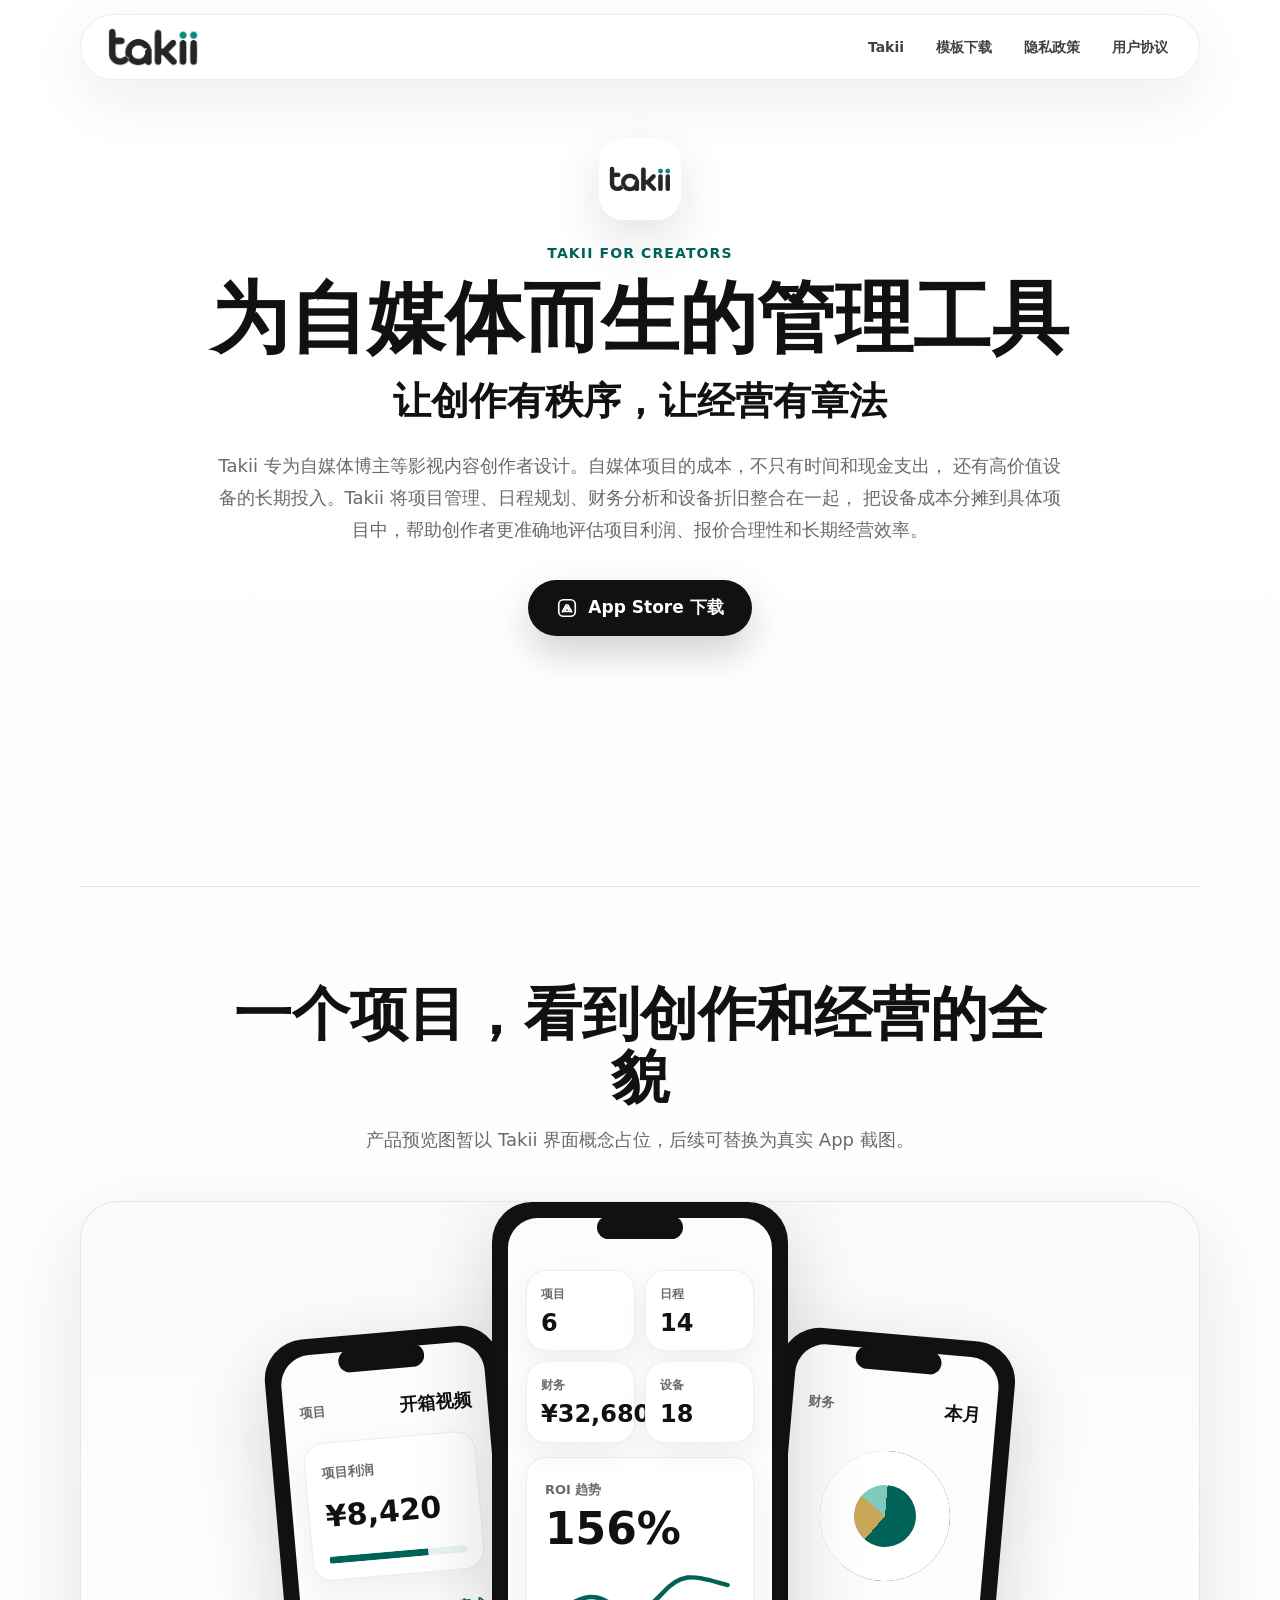
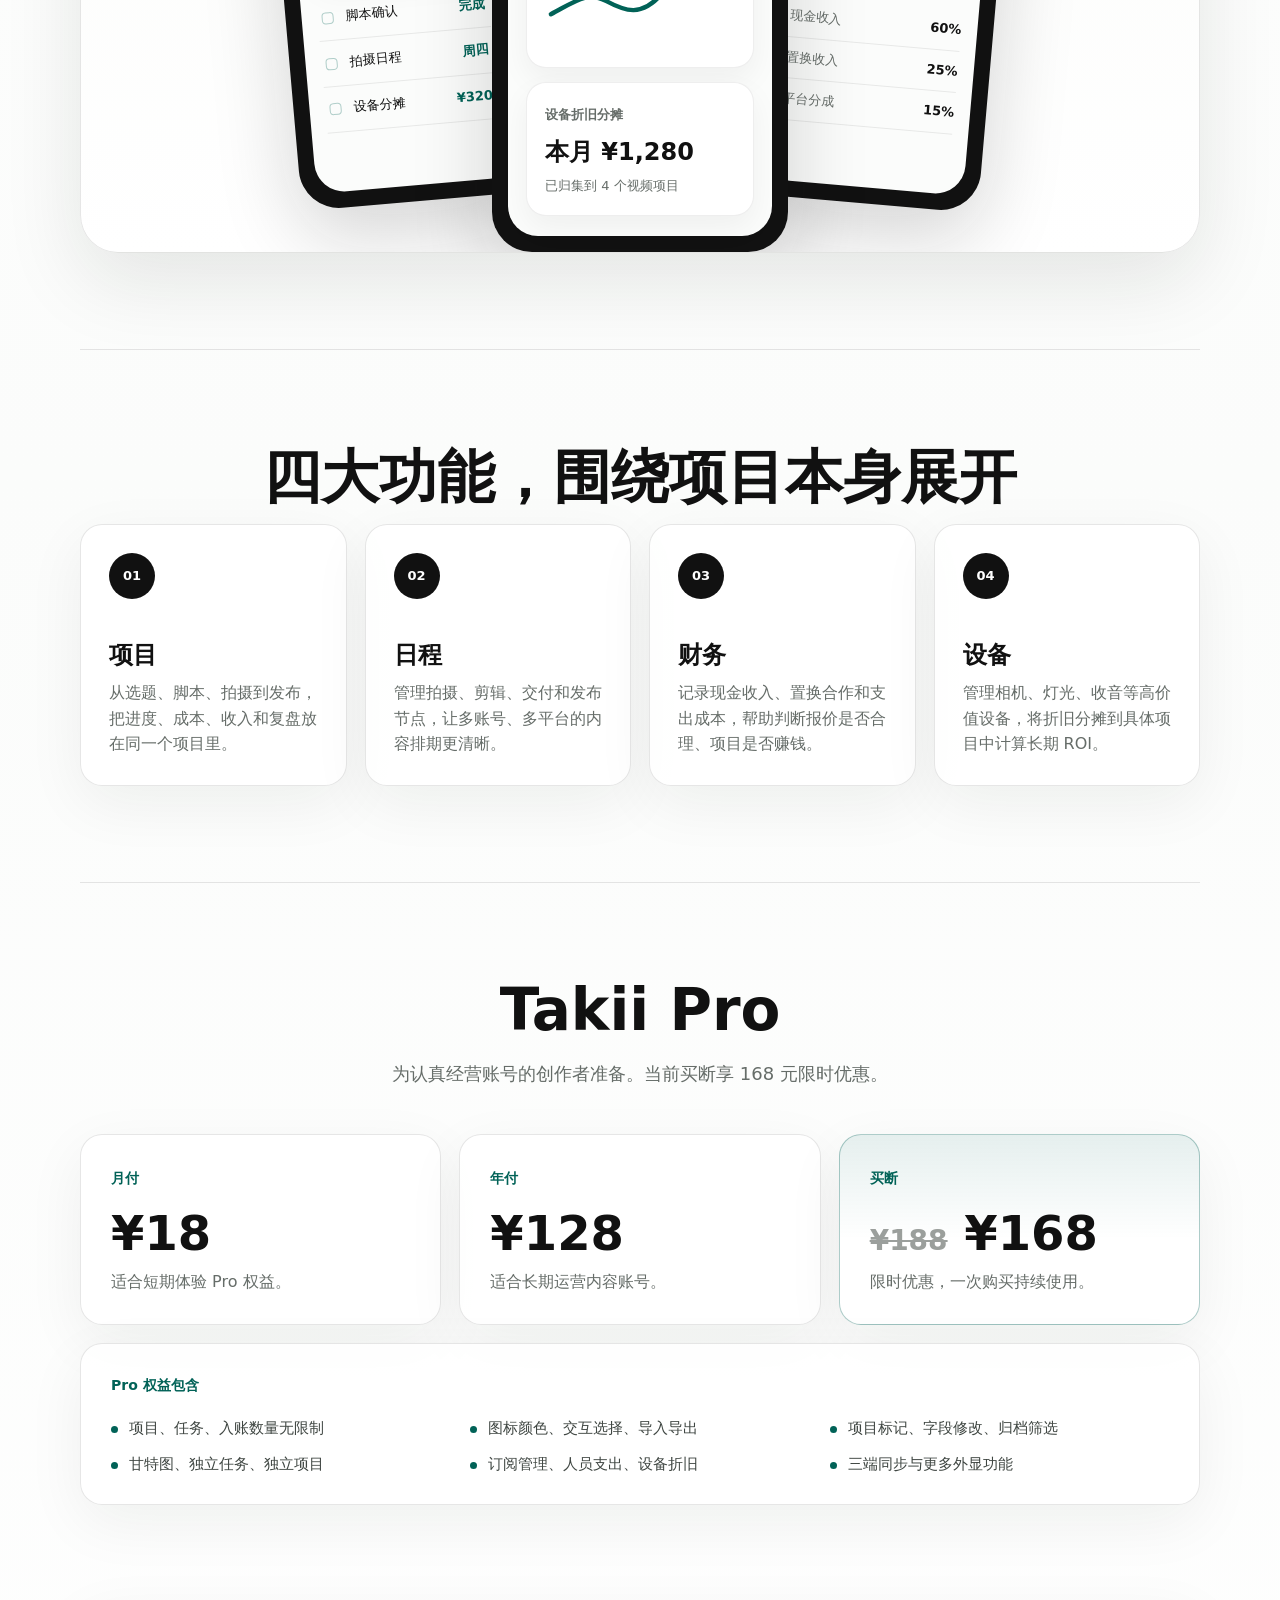
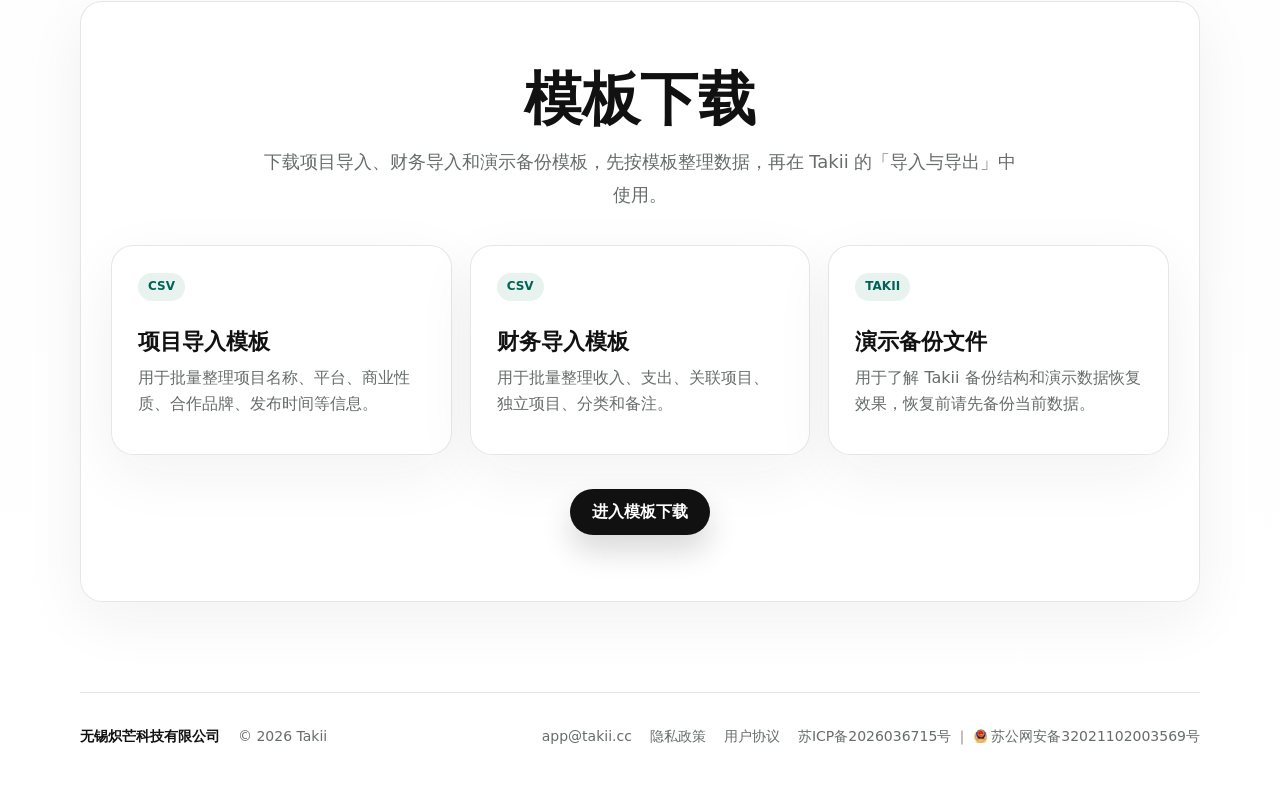
<file: index.html>
<!doctype html>
<html lang="zh-CN">
  <head>
    <meta charset="utf-8">
    <meta name="viewport" content="width=device-width, initial-scale=1">
    <title>Takii - 为自媒体而生的管理工具</title>
    <meta
      name="description"
      content="Takii 专为自媒体博主等影视内容创作者设计，将项目管理、日程规划、财务分析和设备折旧整合在一起。"
    >
    <meta name="theme-color" content="#ffffff">
    <meta property="og:title" content="Takii - 为自媒体而生的管理工具">
    <meta
      property="og:description"
      content="让创作有秩序，让经营有章法。项目、日程、财务、设备，一起管理。"
    >
    <meta property="og:image" content="assets/takii-logo.jpg">
    <link rel="canonical" href="https://takii.cc/">
    <link rel="icon" type="image/jpeg" href="assets/takii-logo.jpg">
    <link rel="apple-touch-icon" href="assets/takii-logo.jpg">
    <link rel="stylesheet" href="styles.css">
    <script src="script.js" defer></script>
  </head>
  <body>
    <header class="site-header" aria-label="主导航">
      <a class="brand" href="#top" aria-label="Takii 首页">
        <img src="assets/takii-wordmark.png" alt="Takii">
      </a>
      <nav class="nav-links" aria-label="页面导航">
        <a href="#top">Takii</a>
        <a href="templates/">模板下载</a>
        <a href="privacy/">隐私政策</a>
        <a href="terms/">用户协议</a>
      </nav>
    </header>

    <main id="top">
      <section class="hero" aria-labelledby="hero-title">
        <div class="hero-icon reveal">
          <img src="assets/takii-logo.jpg" alt="Takii App 图标">
        </div>
        <p class="hero-kicker reveal">Takii for creators</p>
        <h1 id="hero-title" class="reveal">为自媒体而生的管理工具</h1>
        <p class="hero-slogan reveal">让创作有秩序，让经营有章法</p>
        <p class="hero-intro reveal">
          Takii 专为自媒体博主等影视内容创作者设计。自媒体项目的成本，不只有时间和现金支出，
          还有高价值设备的长期投入。Takii 将项目管理、日程规划、财务分析和设备折旧整合在一起，
          把设备成本分摊到具体项目中，帮助创作者更准确地评估项目利润、报价合理性和长期经营效率。
        </p>
        <div class="hero-actions reveal">
          <button class="download-button" type="button" aria-disabled="true" data-tip="即将上线">
            <svg class="app-store-icon" viewBox="0 0 24 24" aria-hidden="true" focusable="false">
              <rect x="3" y="3" width="18" height="18" rx="5"></rect>
              <path d="M8.3 15.8h7.4"></path>
              <path d="M10.1 14.2 12 10.9l1.9 3.3"></path>
              <path d="M11.1 8.7 7 16.1"></path>
              <path d="m12.9 8.7 4.1 7.4"></path>
            </svg>
            App Store 下载
          </button>
        </div>
      </section>

      <section class="preview-section" aria-labelledby="preview-title">
        <h2 id="preview-title" class="section-title reveal">一个项目，看到创作和经营的全貌</h2>
        <p class="section-copy reveal">产品预览图暂以 Takii 界面概念占位，后续可替换为真实 App 截图。</p>
        <div class="device-stage reveal" aria-label="Takii 产品预览图区域">
          <div class="phone phone-left" aria-hidden="true">
            <div class="phone-bar"></div>
            <div class="phone-screen">
              <div class="screen-head">
                <span>项目</span>
                <strong>开箱视频</strong>
              </div>
              <div class="progress-card">
                <span>项目利润</span>
                <strong>¥8,420</strong>
                <i style="--p: 72%"></i>
              </div>
              <div class="list-row"><b></b><span>脚本确认</span><em>完成</em></div>
              <div class="list-row"><b></b><span>拍摄日程</span><em>周四</em></div>
              <div class="list-row"><b></b><span>设备分摊</span><em>¥320</em></div>
            </div>
          </div>
          <div class="phone phone-main" aria-hidden="true">
            <div class="phone-bar"></div>
            <div class="phone-screen">
              <div class="dashboard-grid">
                <article><span>项目</span><strong>6</strong></article>
                <article><span>日程</span><strong>14</strong></article>
                <article><span>财务</span><strong>¥32,680</strong></article>
                <article><span>设备</span><strong>18</strong></article>
              </div>
              <div class="chart-card">
                <span>ROI 趋势</span>
                <strong>156%</strong>
                <svg viewBox="0 0 260 90" aria-hidden="true">
                  <path d="M8 70 C42 52, 58 38, 84 52 S132 74, 160 42 S204 18, 250 30" />
                </svg>
              </div>
              <div class="asset-card">
                <span>设备折旧分摊</span>
                <strong>本月 ¥1,280</strong>
                <p>已归集到 4 个视频项目</p>
              </div>
            </div>
          </div>
          <div class="phone phone-right" aria-hidden="true">
            <div class="phone-bar"></div>
            <div class="phone-screen">
              <div class="screen-head">
                <span>财务</span>
                <strong>本月</strong>
              </div>
              <div class="donut"></div>
              <div class="money-list">
                <p><span>现金收入</span><strong>60%</strong></p>
                <p><span>置换收入</span><strong>25%</strong></p>
                <p><span>平台分成</span><strong>15%</strong></p>
              </div>
            </div>
          </div>
        </div>
      </section>

      <section id="features" class="features-section" aria-labelledby="features-title">
        <h2 id="features-title" class="section-title reveal">四大功能，围绕项目本身展开</h2>
        <div class="feature-grid">
          <article class="feature-card reveal">
            <span class="feature-icon" aria-hidden="true">01</span>
            <h3>项目</h3>
            <p>从选题、脚本、拍摄到发布，把进度、成本、收入和复盘放在同一个项目里。</p>
          </article>
          <article class="feature-card reveal">
            <span class="feature-icon" aria-hidden="true">02</span>
            <h3>日程</h3>
            <p>管理拍摄、剪辑、交付和发布节点，让多账号、多平台的内容排期更清晰。</p>
          </article>
          <article class="feature-card reveal">
            <span class="feature-icon" aria-hidden="true">03</span>
            <h3>财务</h3>
            <p>记录现金收入、置换合作和支出成本，帮助判断报价是否合理、项目是否赚钱。</p>
          </article>
          <article class="feature-card reveal">
            <span class="feature-icon" aria-hidden="true">04</span>
            <h3>设备</h3>
            <p>管理相机、灯光、收音等高价值设备，将折旧分摊到具体项目中计算长期 ROI。</p>
          </article>
        </div>
      </section>

      <section id="pro" class="pricing-section" aria-labelledby="pricing-title">
        <div class="section-heading reveal">
          <h2 id="pricing-title" class="section-title">Takii Pro</h2>
          <p class="section-copy">为认真经营账号的创作者准备。当前买断享 168 元限时优惠。</p>
        </div>
        <div class="pricing-grid">
          <article class="price-card reveal">
            <span>月付</span>
            <h3>¥18</h3>
            <p>适合短期体验 Pro 权益。</p>
          </article>
          <article class="price-card reveal">
            <span>年付</span>
            <h3>¥128</h3>
            <p>适合长期运营内容账号。</p>
          </article>
          <article class="price-card price-card-highlight reveal">
            <span>买断</span>
            <h3><del>¥188</del> ¥168</h3>
            <p>限时优惠，一次购买持续使用。</p>
          </article>
        </div>
        <div class="pro-benefits reveal">
          <span>Pro 权益包含</span>
          <ul>
            <li>项目、任务、入账数量无限制</li>
            <li>图标颜色、交互选择、导入导出</li>
            <li>项目标记、字段修改、归档筛选</li>
            <li>甘特图、独立任务、独立项目</li>
            <li>订阅管理、人员支出、设备折旧</li>
            <li>三端同步与更多外显功能</li>
          </ul>
        </div>
      </section>

      <section id="templates" class="template-section" aria-labelledby="templates-title">
        <h2 id="templates-title" class="section-title reveal">模板下载</h2>
        <p class="section-copy reveal">
          下载项目导入、财务导入和演示备份模板，先按模板整理数据，再在 Takii 的「导入与导出」中使用。
        </p>
        <div class="template-preview-grid reveal">
          <article class="template-preview-card">
            <span>CSV</span>
            <h3>项目导入模板</h3>
            <p>用于批量整理项目名称、平台、商业性质、合作品牌、发布时间等信息。</p>
          </article>
          <article class="template-preview-card">
            <span>CSV</span>
            <h3>财务导入模板</h3>
            <p>用于批量整理收入、支出、关联项目、独立项目、分类和备注。</p>
          </article>
          <article class="template-preview-card">
            <span>TAKII</span>
            <h3>演示备份文件</h3>
            <p>用于了解 Takii 备份结构和演示数据恢复效果，恢复前请先备份当前数据。</p>
          </article>
        </div>
        <a class="secondary-button reveal" href="templates/">进入模板下载</a>
      </section>
    </main>

    <footer class="site-footer">
      <div>
        <strong>无锡炽芒科技有限公司</strong>
        <span>© 2026 Takii</span>
      </div>
      <nav aria-label="页脚链接">
        <a href="mailto:app@takii.cc">app@takii.cc</a>
        <a href="privacy/">隐私政策</a>
        <a href="terms/">用户协议</a>
        <span class="record-links"><a href="https://beian.miit.gov.cn/#/Integrated/index" target="_blank" rel="noopener noreferrer">苏ICP备2026036715号</a><span class="footer-separator" aria-hidden="true">｜</span><a class="police-record" href="https://beian.mps.gov.cn/#/query/webSearch?code=32021102003569" rel="noreferrer" target="_blank"><img src="assets/备案图标.png" alt="" aria-hidden="true">苏公网安备32021102003569号</a></span>
      </nav>
    </footer>
  </body>
</html>
</file>
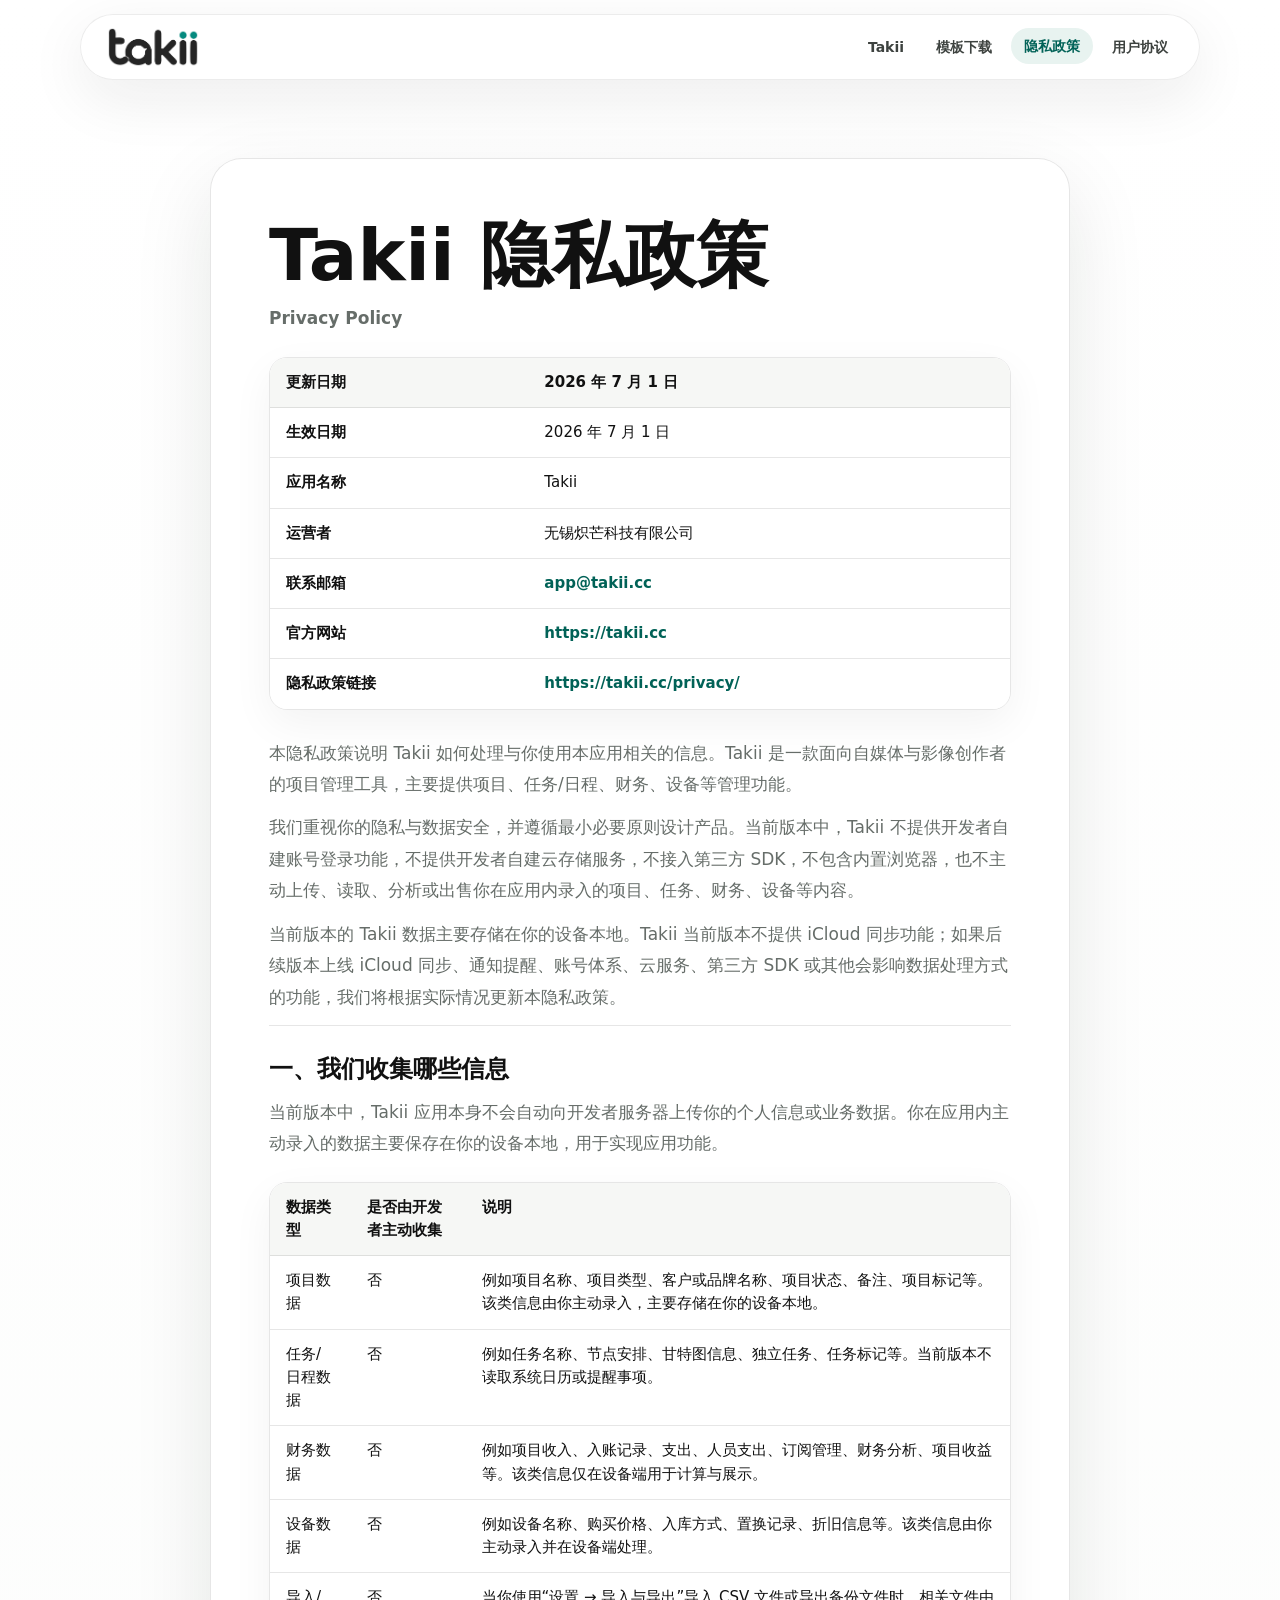
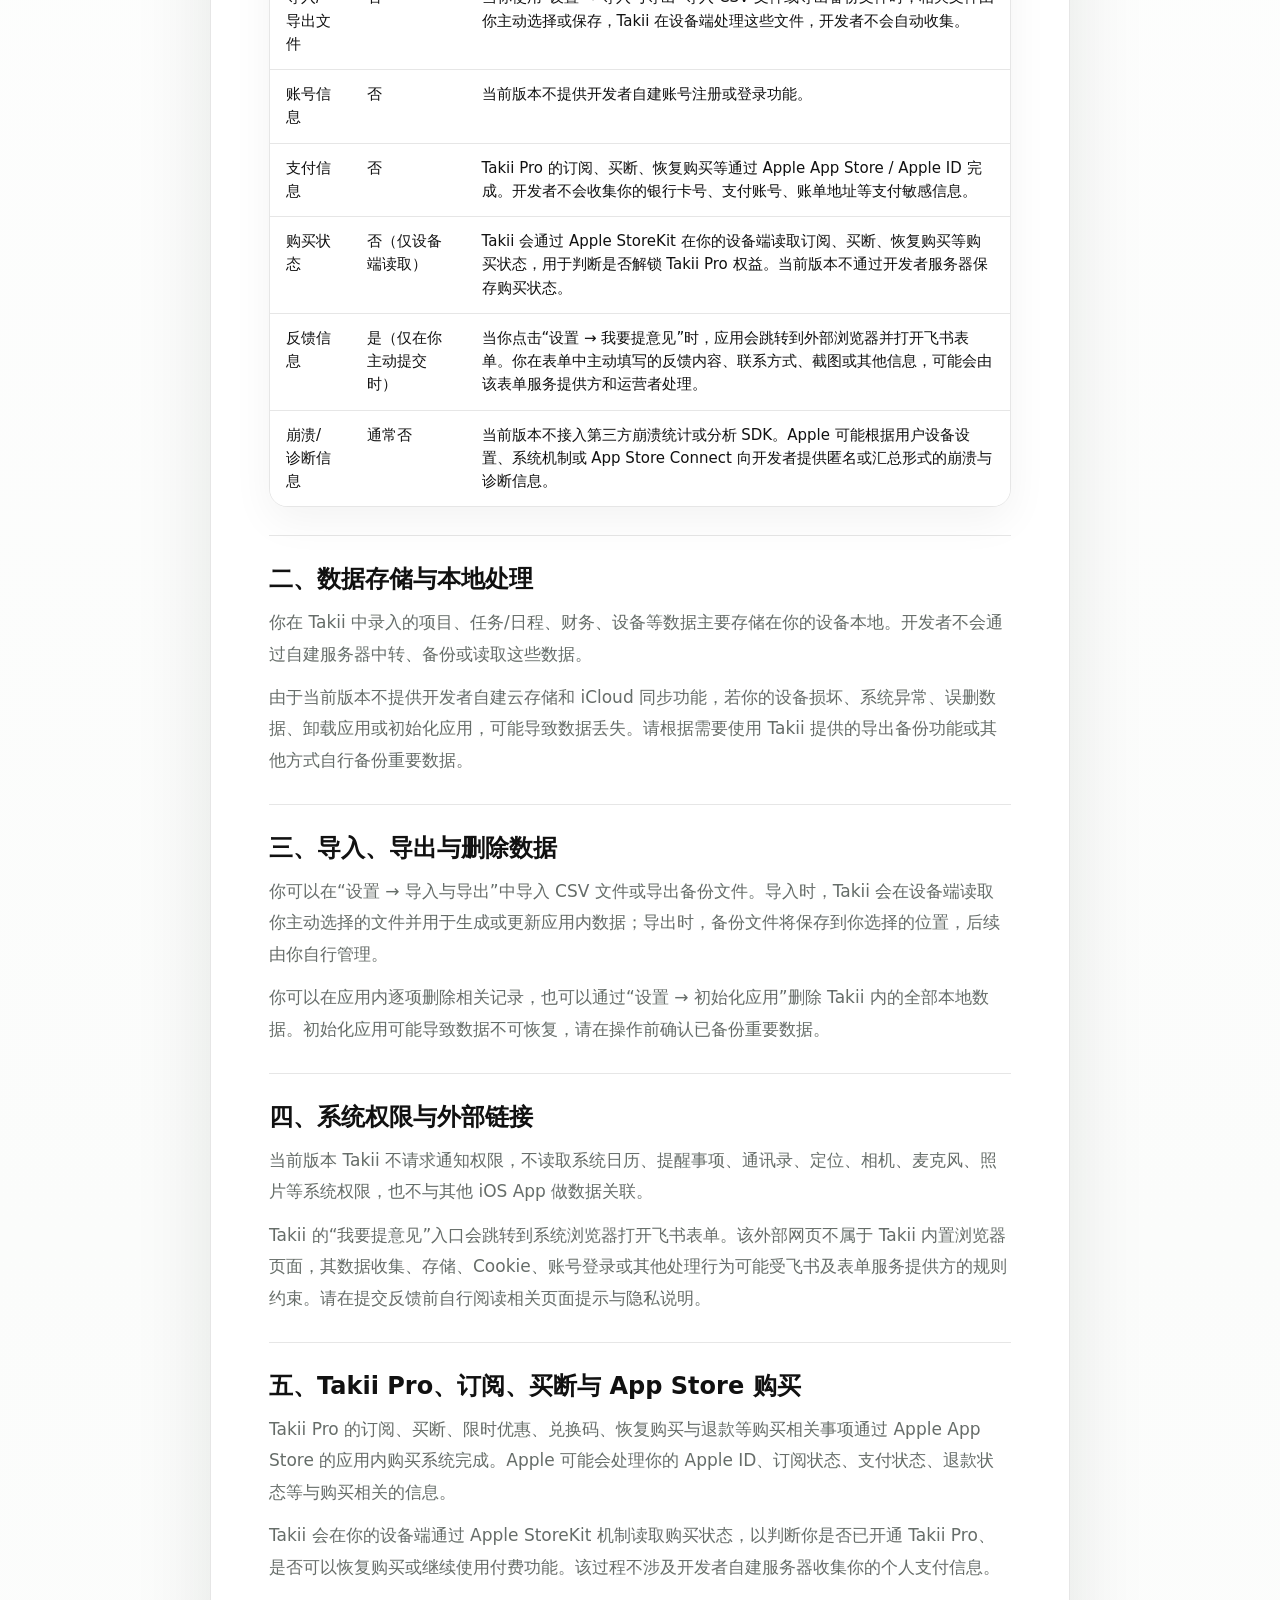
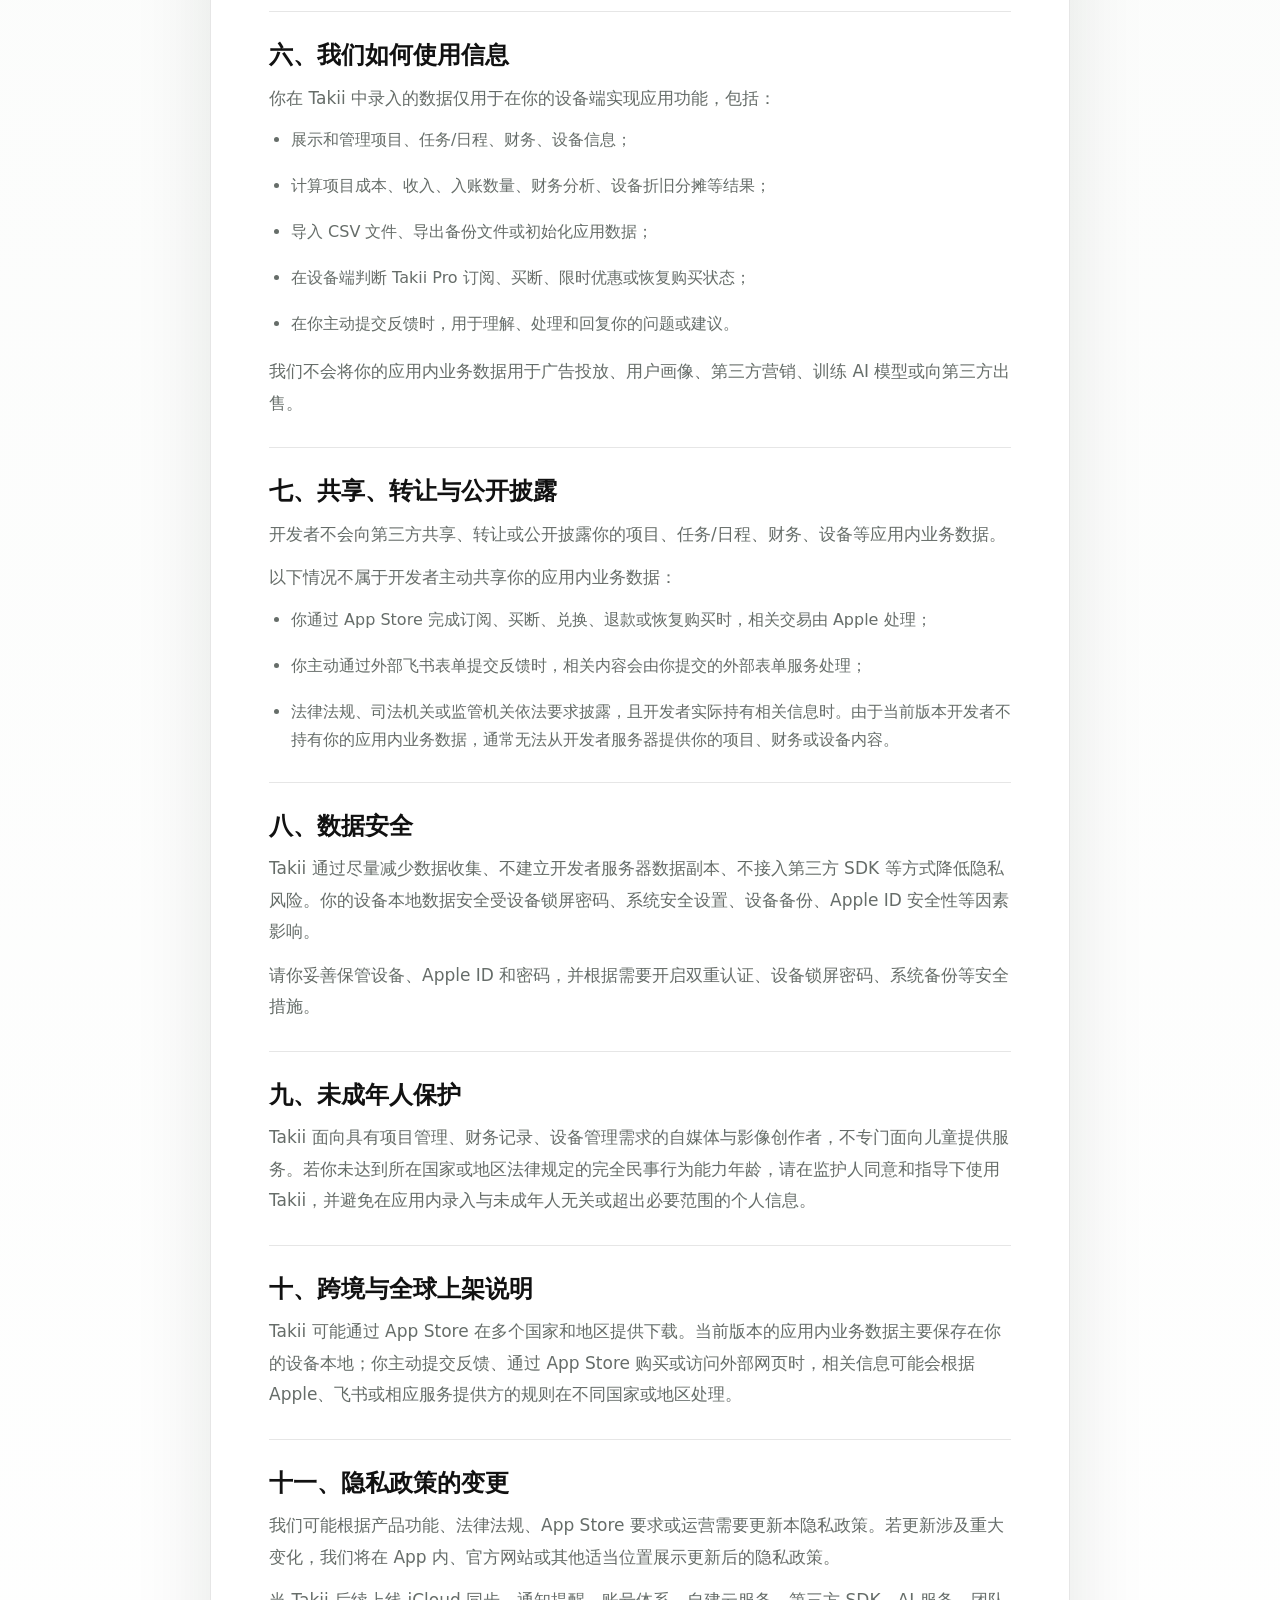
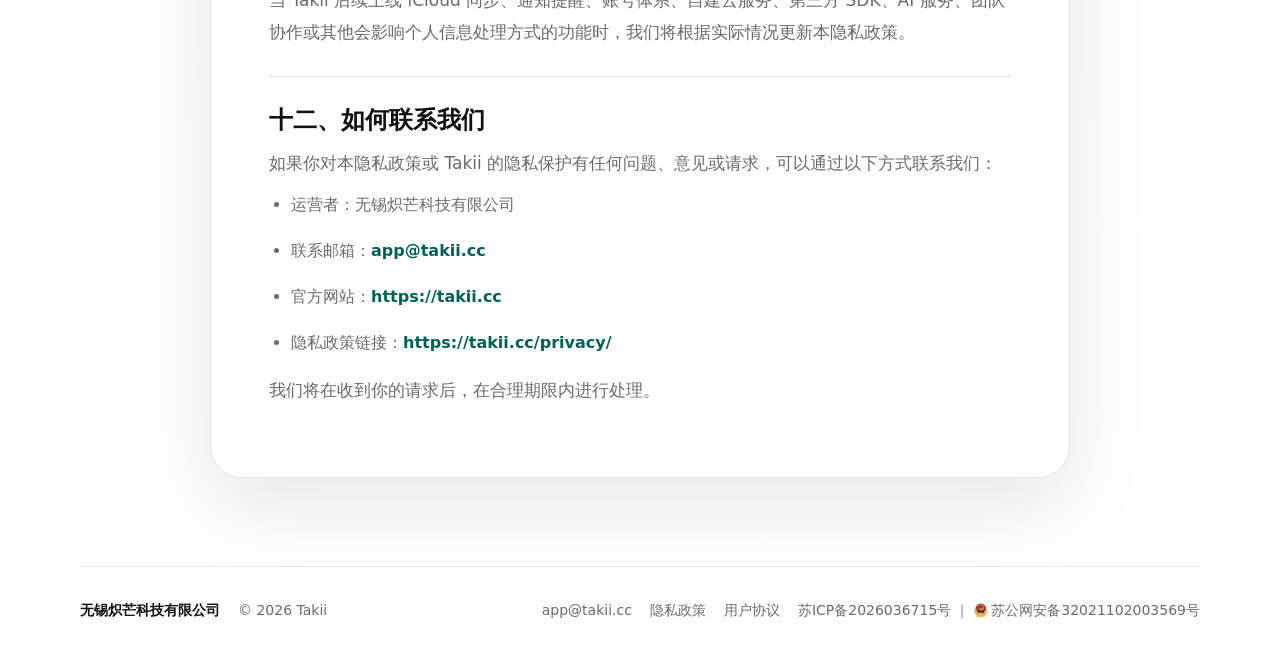
<file: privacy/index.html>
<!doctype html>
<html lang="zh-CN">
  <head>
    <meta charset="utf-8">
    <meta name="viewport" content="width=device-width, initial-scale=1">
    <title>隐私政策 - Takii</title>
    <meta name="description" content="Takii 隐私政策，说明 Takii 如何处理与你使用本应用相关的信息。">
    <meta name="theme-color" content="#ffffff">
    <link rel="canonical" href="https://takii.cc/privacy/">
    <link rel="icon" type="image/jpeg" href="../assets/takii-logo.jpg">
    <link rel="apple-touch-icon" href="../assets/takii-logo.jpg">
    <link rel="stylesheet" href="../styles.css">
    <script src="../script.js" defer></script>
  </head>
  <body>
    <header class="site-header" aria-label="主导航">
      <a class="brand" href="../" aria-label="Takii 首页">
        <img src="../assets/takii-wordmark.png" alt="Takii">
      </a>
      <nav class="nav-links" aria-label="页面导航">
        <a href="../">Takii</a>
        <a href="../templates/">模板下载</a>
        <a class="is-active" href="../privacy/">隐私政策</a>
        <a href="../terms/">用户协议</a>
      </nav>
    </header>

    <main class="legal-main">
      <article class="legal-document">
        <h1>Takii 隐私政策</h1>
        <p class="legal-subtitle">Privacy Policy</p>
        <div class="legal-table-wrap"><table><thead><tr><th><strong>更新日期</strong></th><th>2026 年 7 月 1 日</th></tr></thead><tbody><tr><td><strong>生效日期</strong></td><td>2026 年 7 月 1 日</td></tr><tr><td><strong>应用名称</strong></td><td>Takii</td></tr><tr><td><strong>运营者</strong></td><td>无锡炽芒科技有限公司</td></tr><tr><td><strong>联系邮箱</strong></td><td><a href="mailto:app@takii.cc">app@takii.cc</a></td></tr><tr><td><strong>官方网站</strong></td><td><a href="https://takii.cc" target="_blank" rel="noopener noreferrer">https://takii.cc</a></td></tr><tr><td><strong>隐私政策链接</strong></td><td><a href="https://takii.cc/privacy/" target="_blank" rel="noopener noreferrer">https://takii.cc/privacy/</a></td></tr></tbody></table></div>
        <p>本隐私政策说明 Takii 如何处理与你使用本应用相关的信息。Takii 是一款面向自媒体与影像创作者的项目管理工具，主要提供项目、任务/日程、财务、设备等管理功能。</p>
        <p>我们重视你的隐私与数据安全，并遵循最小必要原则设计产品。当前版本中，Takii 不提供开发者自建账号登录功能，不提供开发者自建云存储服务，不接入第三方 SDK，不包含内置浏览器，也不主动上传、读取、分析或出售你在应用内录入的项目、任务、财务、设备等内容。</p>
        <p>当前版本的 Takii 数据主要存储在你的设备本地。Takii 当前版本不提供 iCloud 同步功能；如果后续版本上线 iCloud 同步、通知提醒、账号体系、云服务、第三方 SDK 或其他会影响数据处理方式的功能，我们将根据实际情况更新本隐私政策。</p>
        <section><h2>一、我们收集哪些信息</h2>
        <p>当前版本中，Takii 应用本身不会自动向开发者服务器上传你的个人信息或业务数据。你在应用内主动录入的数据主要保存在你的设备本地，用于实现应用功能。</p>
        <div class="legal-table-wrap"><table><thead><tr><th><strong>数据类型</strong></th><th><strong>是否由开发者主动收集</strong></th><th><strong>说明</strong></th></tr></thead><tbody><tr><td>项目数据</td><td>否</td><td>例如项目名称、项目类型、客户或品牌名称、项目状态、备注、项目标记等。该类信息由你主动录入，主要存储在你的设备本地。</td></tr><tr><td>任务/日程数据</td><td>否</td><td>例如任务名称、节点安排、甘特图信息、独立任务、任务标记等。当前版本不读取系统日历或提醒事项。</td></tr><tr><td>财务数据</td><td>否</td><td>例如项目收入、入账记录、支出、人员支出、订阅管理、财务分析、项目收益等。该类信息仅在设备端用于计算与展示。</td></tr><tr><td>设备数据</td><td>否</td><td>例如设备名称、购买价格、入库方式、置换记录、折旧信息等。该类信息由你主动录入并在设备端处理。</td></tr><tr><td>导入/导出文件</td><td>否</td><td>当你使用“设置 → 导入与导出”导入 CSV 文件或导出备份文件时，相关文件由你主动选择或保存，Takii 在设备端处理这些文件，开发者不会自动收集。</td></tr><tr><td>账号信息</td><td>否</td><td>当前版本不提供开发者自建账号注册或登录功能。</td></tr><tr><td>支付信息</td><td>否</td><td>Takii Pro 的订阅、买断、恢复购买等通过 Apple App Store / Apple ID 完成。开发者不会收集你的银行卡号、支付账号、账单地址等支付敏感信息。</td></tr><tr><td>购买状态</td><td>否（仅设备端读取）</td><td>Takii 会通过 Apple StoreKit 在你的设备端读取订阅、买断、恢复购买等购买状态，用于判断是否解锁 Takii Pro 权益。当前版本不通过开发者服务器保存购买状态。</td></tr><tr><td>反馈信息</td><td>是（仅在你主动提交时）</td><td>当你点击“设置 → 我要提意见”时，应用会跳转到外部浏览器并打开飞书表单。你在表单中主动填写的反馈内容、联系方式、截图或其他信息，可能会由该表单服务提供方和运营者处理。</td></tr><tr><td>崩溃/诊断信息</td><td>通常否</td><td>当前版本不接入第三方崩溃统计或分析 SDK。Apple 可能根据用户设备设置、系统机制或 App Store Connect 向开发者提供匿名或汇总形式的崩溃与诊断信息。</td></tr></tbody></table></div>
        </section>
        <section><h2>二、数据存储与本地处理</h2>
        <p>你在 Takii 中录入的项目、任务/日程、财务、设备等数据主要存储在你的设备本地。开发者不会通过自建服务器中转、备份或读取这些数据。</p>
        <p>由于当前版本不提供开发者自建云存储和 iCloud 同步功能，若你的设备损坏、系统异常、误删数据、卸载应用或初始化应用，可能导致数据丢失。请根据需要使用 Takii 提供的导出备份功能或其他方式自行备份重要数据。</p>
        </section>
        <section><h2>三、导入、导出与删除数据</h2>
        <p>你可以在“设置 → 导入与导出”中导入 CSV 文件或导出备份文件。导入时，Takii 会在设备端读取你主动选择的文件并用于生成或更新应用内数据；导出时，备份文件将保存到你选择的位置，后续由你自行管理。</p>
        <p>你可以在应用内逐项删除相关记录，也可以通过“设置 → 初始化应用”删除 Takii 内的全部本地数据。初始化应用可能导致数据不可恢复，请在操作前确认已备份重要数据。</p>
        </section>
        <section><h2>四、系统权限与外部链接</h2>
        <p>当前版本 Takii 不请求通知权限，不读取系统日历、提醒事项、通讯录、定位、相机、麦克风、照片等系统权限，也不与其他 iOS App 做数据关联。</p>
        <p>Takii 的“我要提意见”入口会跳转到系统浏览器打开飞书表单。该外部网页不属于 Takii 内置浏览器页面，其数据收集、存储、Cookie、账号登录或其他处理行为可能受飞书及表单服务提供方的规则约束。请在提交反馈前自行阅读相关页面提示与隐私说明。</p>
        </section>
        <section><h2>五、Takii Pro、订阅、买断与 App Store 购买</h2>
        <p>Takii Pro 的订阅、买断、限时优惠、兑换码、恢复购买与退款等购买相关事项通过 Apple App Store 的应用内购买系统完成。Apple 可能会处理你的 Apple ID、订阅状态、支付状态、退款状态等与购买相关的信息。</p>
        <p>Takii 会在你的设备端通过 Apple StoreKit 机制读取购买状态，以判断你是否已开通 Takii Pro、是否可以恢复购买或继续使用付费功能。该过程不涉及开发者自建服务器收集你的个人支付信息。</p>
        </section>
        <section><h2>六、我们如何使用信息</h2>
        <p>你在 Takii 中录入的数据仅用于在你的设备端实现应用功能，包括：</p>
        <ul><li>展示和管理项目、任务/日程、财务、设备信息；</li></ul>
        <ul><li>计算项目成本、收入、入账数量、财务分析、设备折旧分摊等结果；</li></ul>
        <ul><li>导入 CSV 文件、导出备份文件或初始化应用数据；</li></ul>
        <ul><li>在设备端判断 Takii Pro 订阅、买断、限时优惠或恢复购买状态；</li></ul>
        <ul><li>在你主动提交反馈时，用于理解、处理和回复你的问题或建议。</li></ul>
        <p>我们不会将你的应用内业务数据用于广告投放、用户画像、第三方营销、训练 AI 模型或向第三方出售。</p>
        </section>
        <section><h2>七、共享、转让与公开披露</h2>
        <p>开发者不会向第三方共享、转让或公开披露你的项目、任务/日程、财务、设备等应用内业务数据。</p>
        <p>以下情况不属于开发者主动共享你的应用内业务数据：</p>
        <ul><li>你通过 App Store 完成订阅、买断、兑换、退款或恢复购买时，相关交易由 Apple 处理；</li></ul>
        <ul><li>你主动通过外部飞书表单提交反馈时，相关内容会由你提交的外部表单服务处理；</li></ul>
        <ul><li>法律法规、司法机关或监管机关依法要求披露，且开发者实际持有相关信息时。由于当前版本开发者不持有你的应用内业务数据，通常无法从开发者服务器提供你的项目、财务或设备内容。</li></ul>
        </section>
        <section><h2>八、数据安全</h2>
        <p>Takii 通过尽量减少数据收集、不建立开发者服务器数据副本、不接入第三方 SDK 等方式降低隐私风险。你的设备本地数据安全受设备锁屏密码、系统安全设置、设备备份、Apple ID 安全性等因素影响。</p>
        <p>请你妥善保管设备、Apple ID 和密码，并根据需要开启双重认证、设备锁屏密码、系统备份等安全措施。</p>
        </section>
        <section><h2>九、未成年人保护</h2>
        <p>Takii 面向具有项目管理、财务记录、设备管理需求的自媒体与影像创作者，不专门面向儿童提供服务。若你未达到所在国家或地区法律规定的完全民事行为能力年龄，请在监护人同意和指导下使用 Takii，并避免在应用内录入与未成年人无关或超出必要范围的个人信息。</p>
        </section>
        <section><h2>十、跨境与全球上架说明</h2>
        <p>Takii 可能通过 App Store 在多个国家和地区提供下载。当前版本的应用内业务数据主要保存在你的设备本地；你主动提交反馈、通过 App Store 购买或访问外部网页时，相关信息可能会根据 Apple、飞书或相应服务提供方的规则在不同国家或地区处理。</p>
        </section>
        <section><h2>十一、隐私政策的变更</h2>
        <p>我们可能根据产品功能、法律法规、App Store 要求或运营需要更新本隐私政策。若更新涉及重大变化，我们将在 App 内、官方网站或其他适当位置展示更新后的隐私政策。</p>
        <p>当 Takii 后续上线 iCloud 同步、通知提醒、账号体系、自建云服务、第三方 SDK、AI 服务、团队协作或其他会影响个人信息处理方式的功能时，我们将根据实际情况更新本隐私政策。</p>
        </section>
        <section><h2>十二、如何联系我们</h2>
        <p>如果你对本隐私政策或 Takii 的隐私保护有任何问题、意见或请求，可以通过以下方式联系我们：</p>
        <ul><li>运营者：无锡炽芒科技有限公司</li></ul>
        <ul><li>联系邮箱：<a href="mailto:app@takii.cc">app@takii.cc</a></li></ul>
        <ul><li>官方网站：<a href="https://takii.cc" target="_blank" rel="noopener noreferrer">https://takii.cc</a></li></ul>
        <ul><li>隐私政策链接：<a href="https://takii.cc/privacy/" target="_blank" rel="noopener noreferrer">https://takii.cc/privacy/</a></li></ul>
        <p>我们将在收到你的请求后，在合理期限内进行处理。</p>
        </section>
      </article>
    </main>

    <footer class="site-footer">
      <div>
        <strong>无锡炽芒科技有限公司</strong>
        <span>© 2026 Takii</span>
      </div>
      <nav aria-label="页脚链接">
        <a href="mailto:app@takii.cc">app@takii.cc</a>
        <a href="../privacy/">隐私政策</a>
        <a href="../terms/">用户协议</a>
        <span class="record-links"><a href="https://beian.miit.gov.cn/#/Integrated/index" target="_blank" rel="noopener noreferrer">苏ICP备2026036715号</a><span class="footer-separator" aria-hidden="true">｜</span><a class="police-record" href="https://beian.mps.gov.cn/#/query/webSearch?code=32021102003569" rel="noreferrer" target="_blank"><img src="../assets/备案图标.png" alt="" aria-hidden="true">苏公网安备32021102003569号</a></span>
      </nav>
    </footer>
  </body>
</html>
</file>
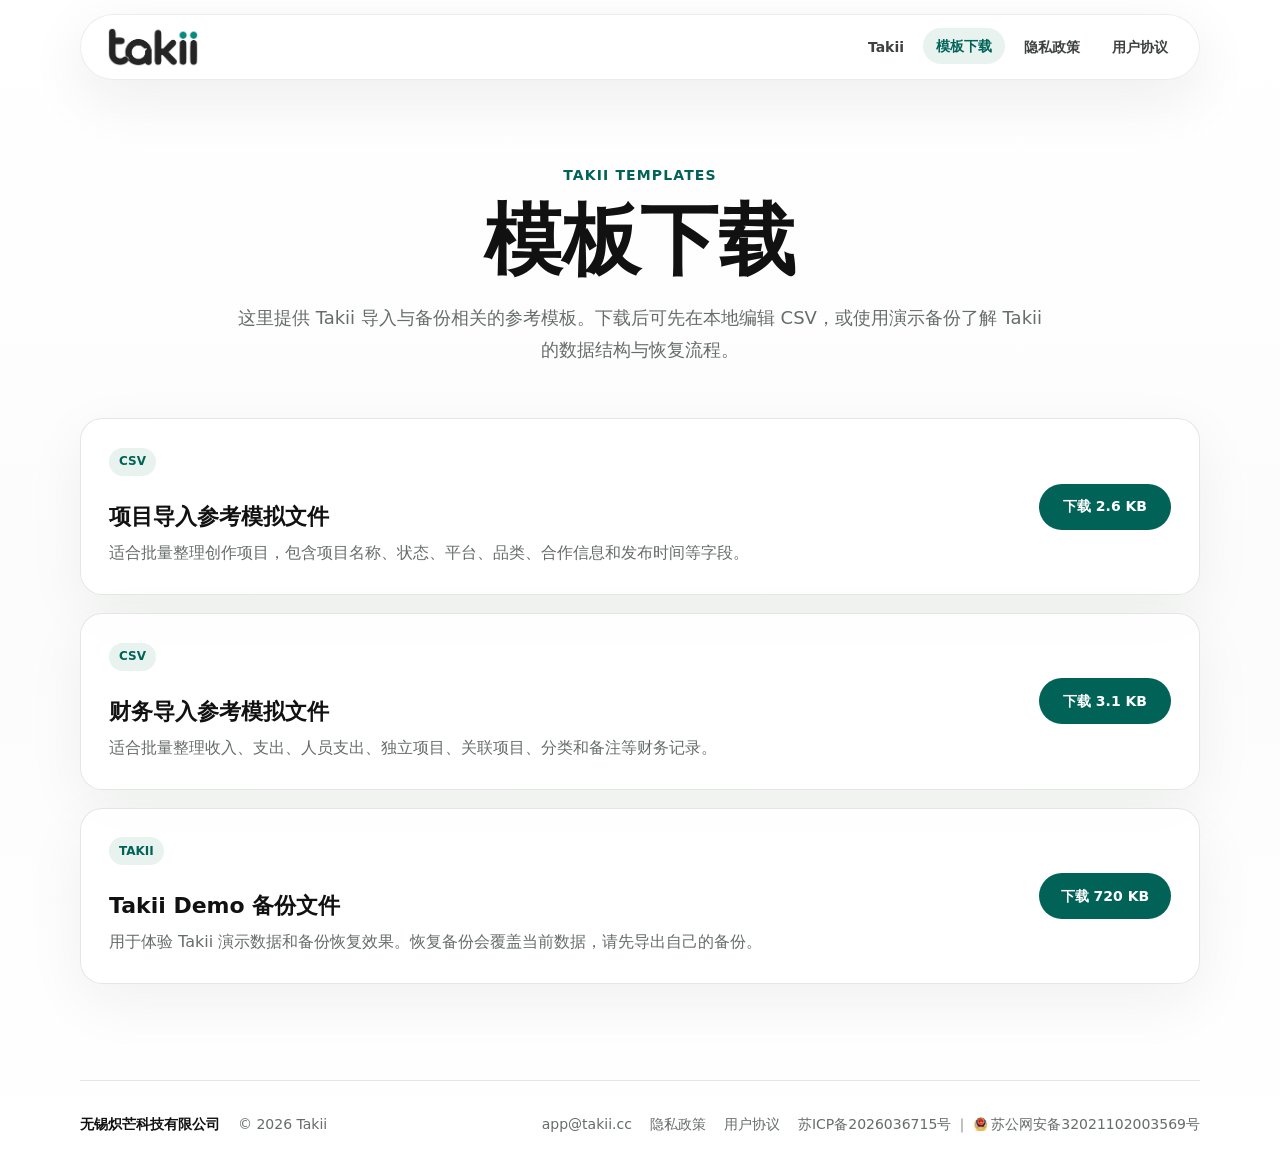
<file: templates/index.html>
<!doctype html>
<html lang="zh-CN">
  <head>
    <meta charset="utf-8">
    <meta name="viewport" content="width=device-width, initial-scale=1">
    <title>模板下载 - Takii</title>
    <meta name="description" content="下载 Takii 项目导入、财务导入和演示备份模板。">
    <meta name="theme-color" content="#ffffff">
    <link rel="canonical" href="https://takii.cc/templates/">
    <link rel="icon" type="image/jpeg" href="../assets/takii-logo.jpg">
    <link rel="apple-touch-icon" href="../assets/takii-logo.jpg">
    <link rel="stylesheet" href="../styles.css">
    <script src="../script.js" defer></script>
  </head>
  <body>
    <header class="site-header" aria-label="主导航">
      <a class="brand" href="../" aria-label="Takii 首页">
        <img src="../assets/takii-wordmark.png" alt="Takii">
      </a>
      <nav class="nav-links" aria-label="页面导航">
        <a href="../">Takii</a>
        <a class="is-active" href="../templates/">模板下载</a>
        <a href="../privacy/">隐私政策</a>
        <a href="../terms/">用户协议</a>
      </nav>
    </header>

    <main class="templates-main">
      <section class="templates-hero" aria-labelledby="templates-page-title">
        <p class="hero-kicker reveal">Takii Templates</p>
        <h1 id="templates-page-title" class="reveal">模板下载</h1>
        <p class="templates-intro reveal">
          这里提供 Takii 导入与备份相关的参考模板。下载后可先在本地编辑 CSV，或使用演示备份了解 Takii 的数据结构与恢复流程。
        </p>
      </section>

      <section class="download-list" aria-label="模板文件列表">
        <article class="download-card reveal">
          <div>
            <span class="download-type">CSV</span>
            <h2>项目导入参考模拟文件</h2>
            <p>适合批量整理创作项目，包含项目名称、状态、平台、品类、合作信息和发布时间等字段。</p>
          </div>
          <a class="download-link" href="../files/Takii_项目导入参考模拟文件.csv" download>下载 2.6 KB</a>
        </article>

        <article class="download-card reveal">
          <div>
            <span class="download-type">CSV</span>
            <h2>财务导入参考模拟文件</h2>
            <p>适合批量整理收入、支出、人员支出、独立项目、关联项目、分类和备注等财务记录。</p>
          </div>
          <a class="download-link" href="../files/Takii_财务导入参考模拟文件.csv" download>下载 3.1 KB</a>
        </article>

        <article class="download-card reveal">
          <div>
            <span class="download-type">TAKII</span>
            <h2>Takii Demo 备份文件</h2>
            <p>用于体验 Takii 演示数据和备份恢复效果。恢复备份会覆盖当前数据，请先导出自己的备份。</p>
          </div>
          <a class="download-link" href="../files/Takii_Demo.takii" download>下载 720 KB</a>
        </article>
      </section>
    </main>

    <footer class="site-footer">
      <div>
        <strong>无锡炽芒科技有限公司</strong>
        <span>© 2026 Takii</span>
      </div>
      <nav aria-label="页脚链接">
        <a href="mailto:app@takii.cc">app@takii.cc</a>
        <a href="../privacy/">隐私政策</a>
        <a href="../terms/">用户协议</a>
        <span class="record-links"><a href="https://beian.miit.gov.cn/#/Integrated/index" target="_blank" rel="noopener noreferrer">苏ICP备2026036715号</a><span class="footer-separator" aria-hidden="true">｜</span><a class="police-record" href="https://beian.mps.gov.cn/#/query/webSearch?code=32021102003569" rel="noreferrer" target="_blank"><img src="../assets/备案图标.png" alt="" aria-hidden="true">苏公网安备32021102003569号</a></span>
      </nav>
    </footer>
  </body>
</html>
</file>
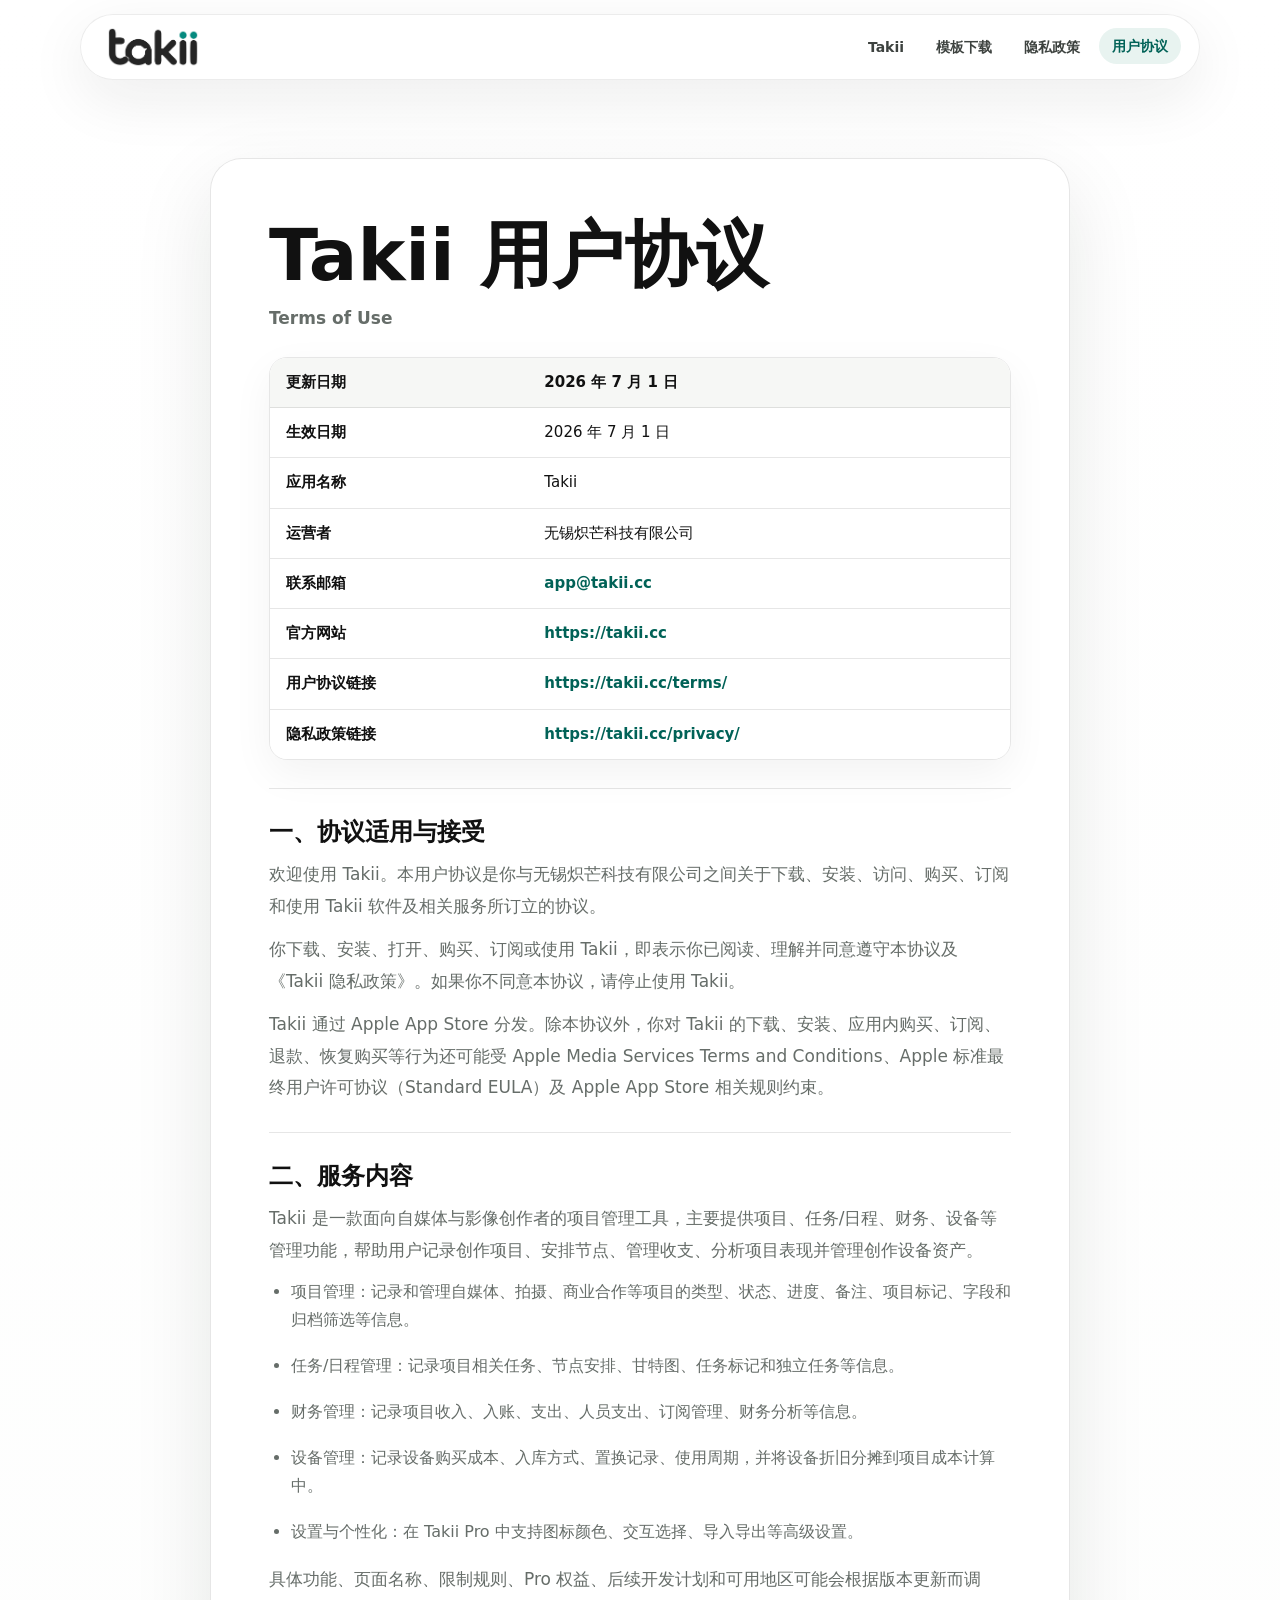
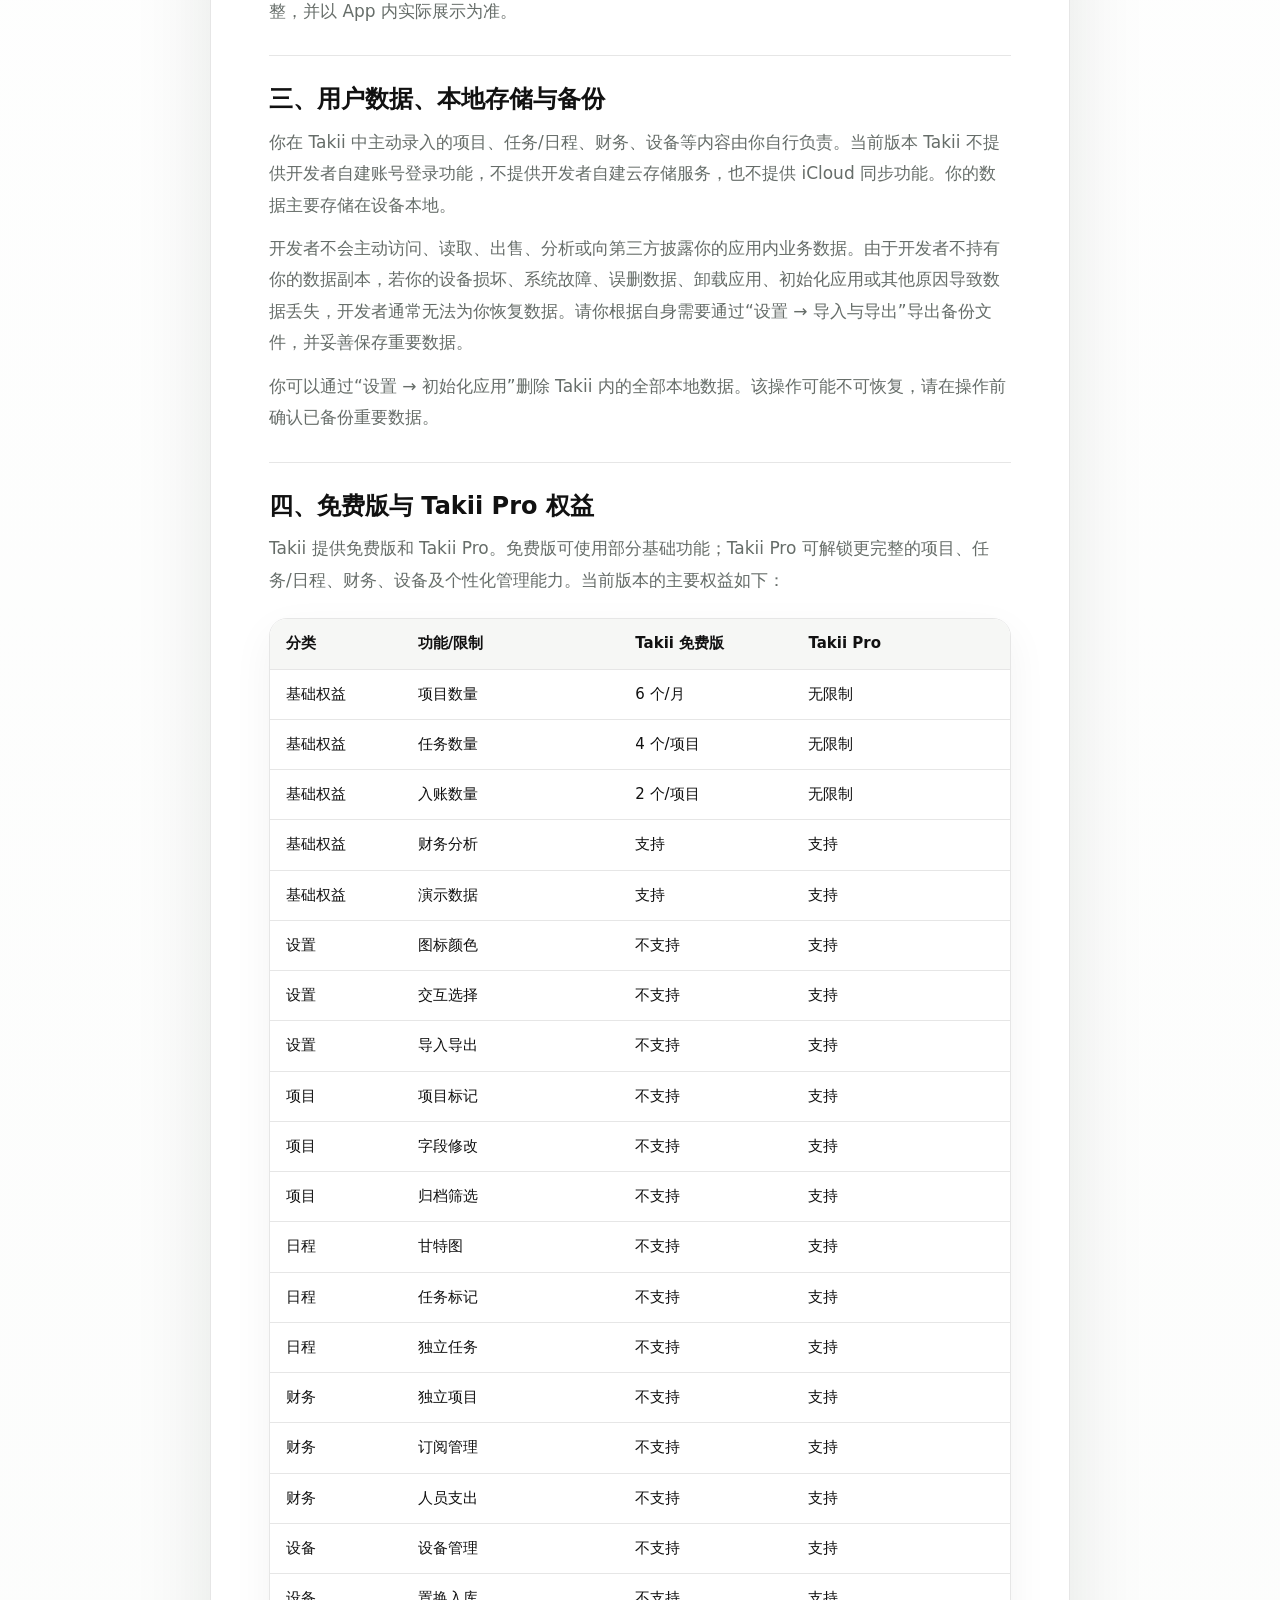
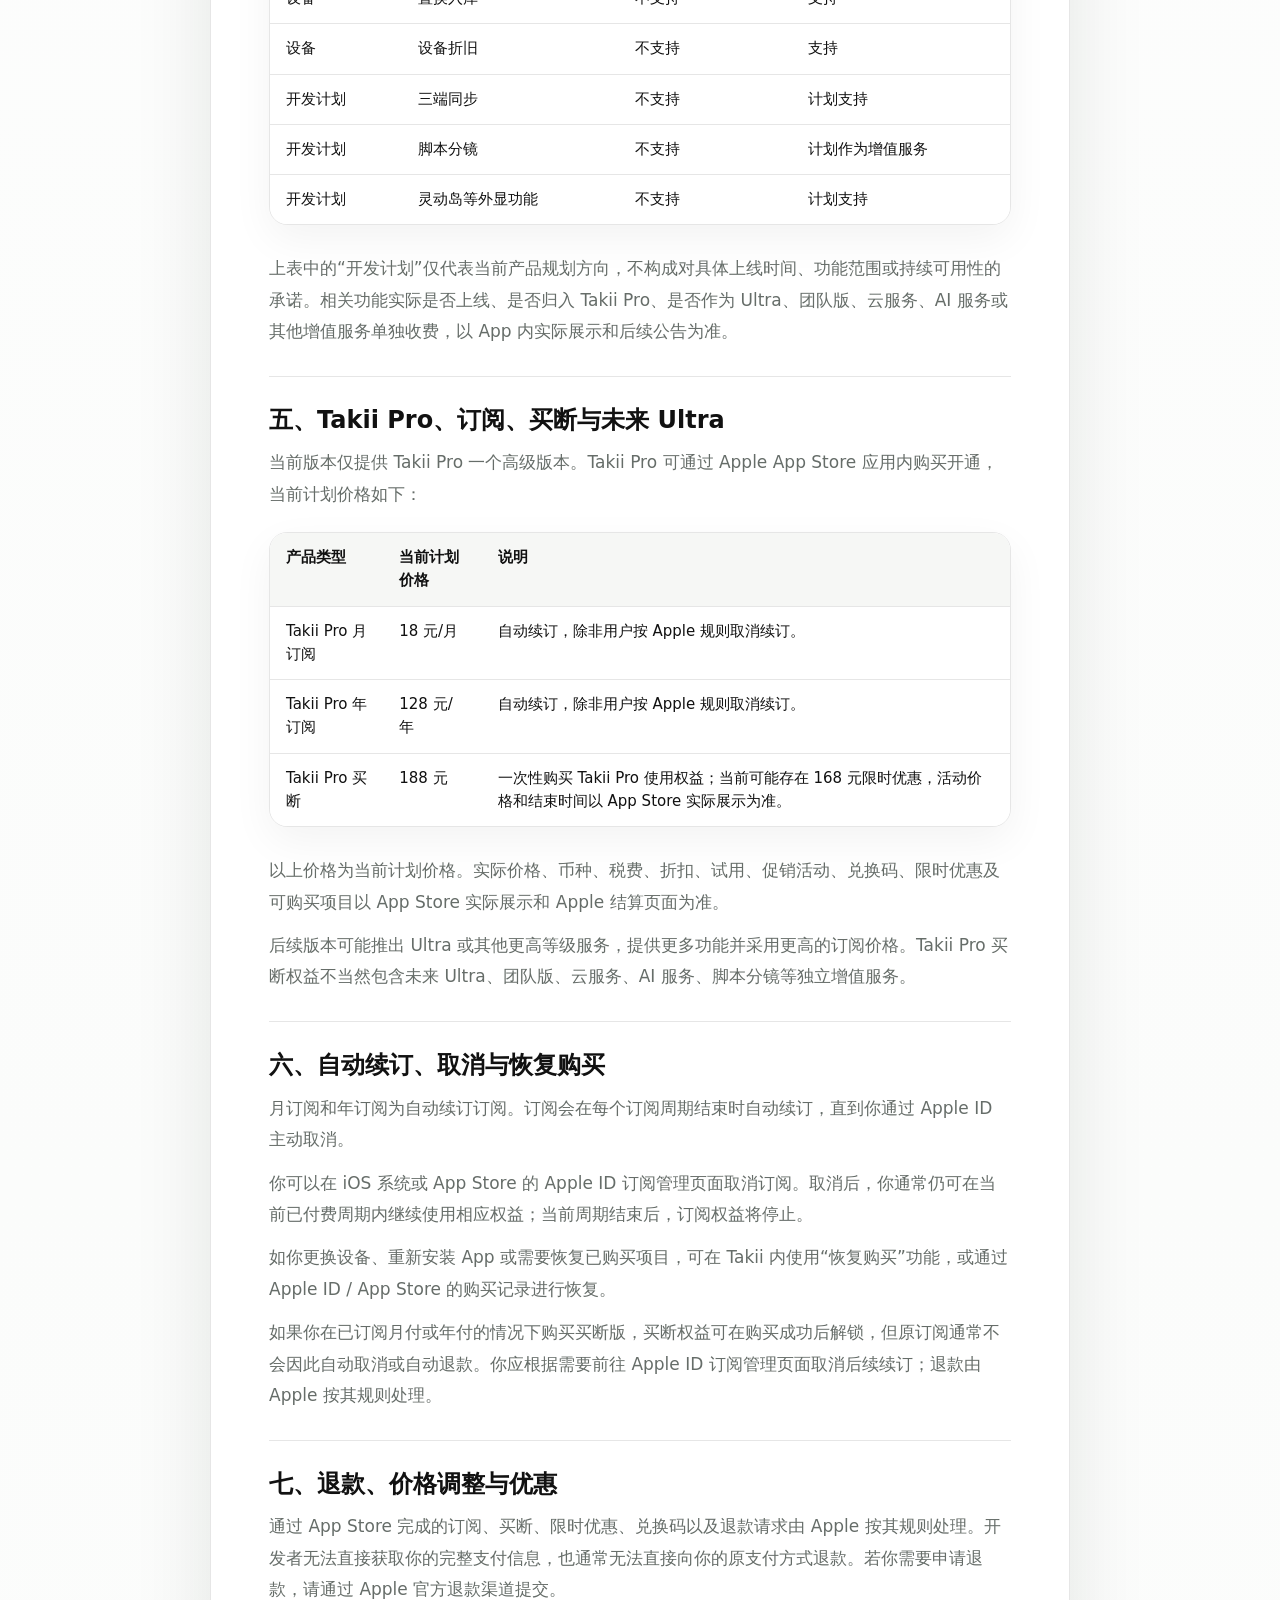
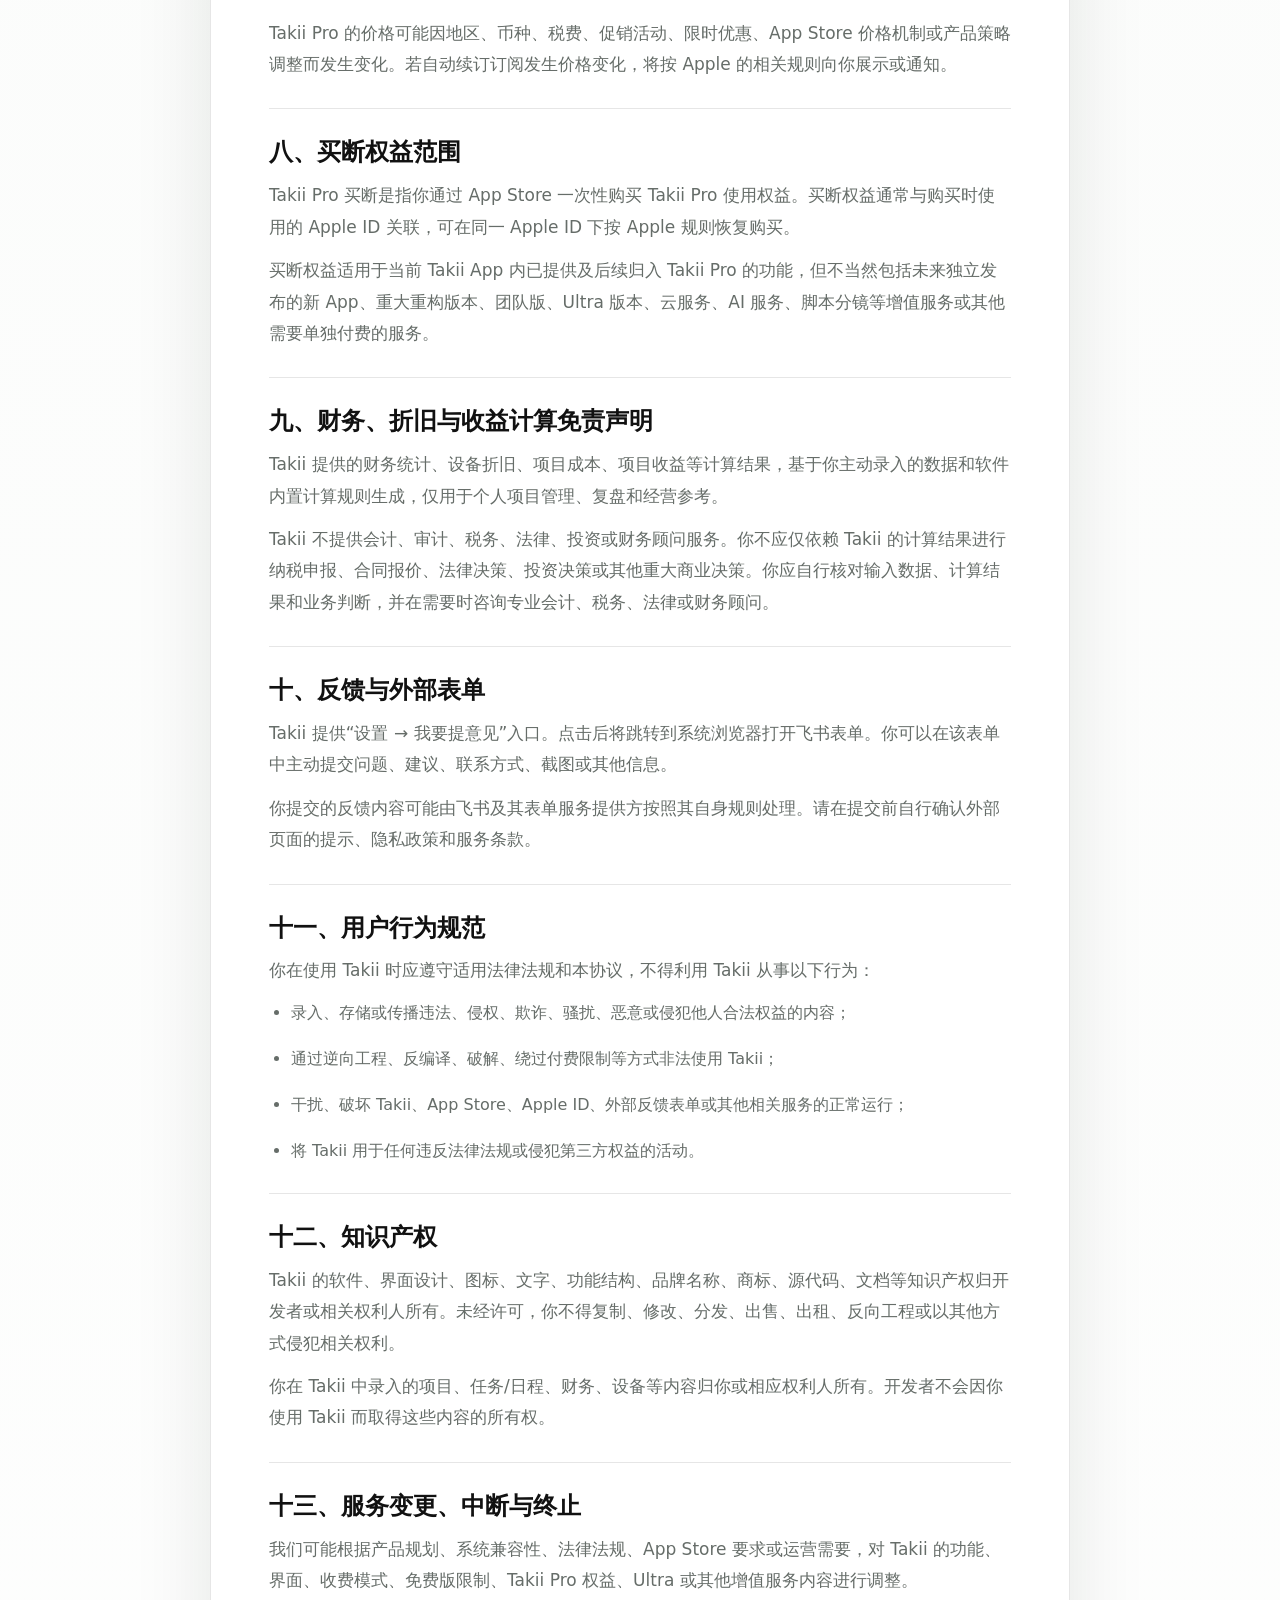
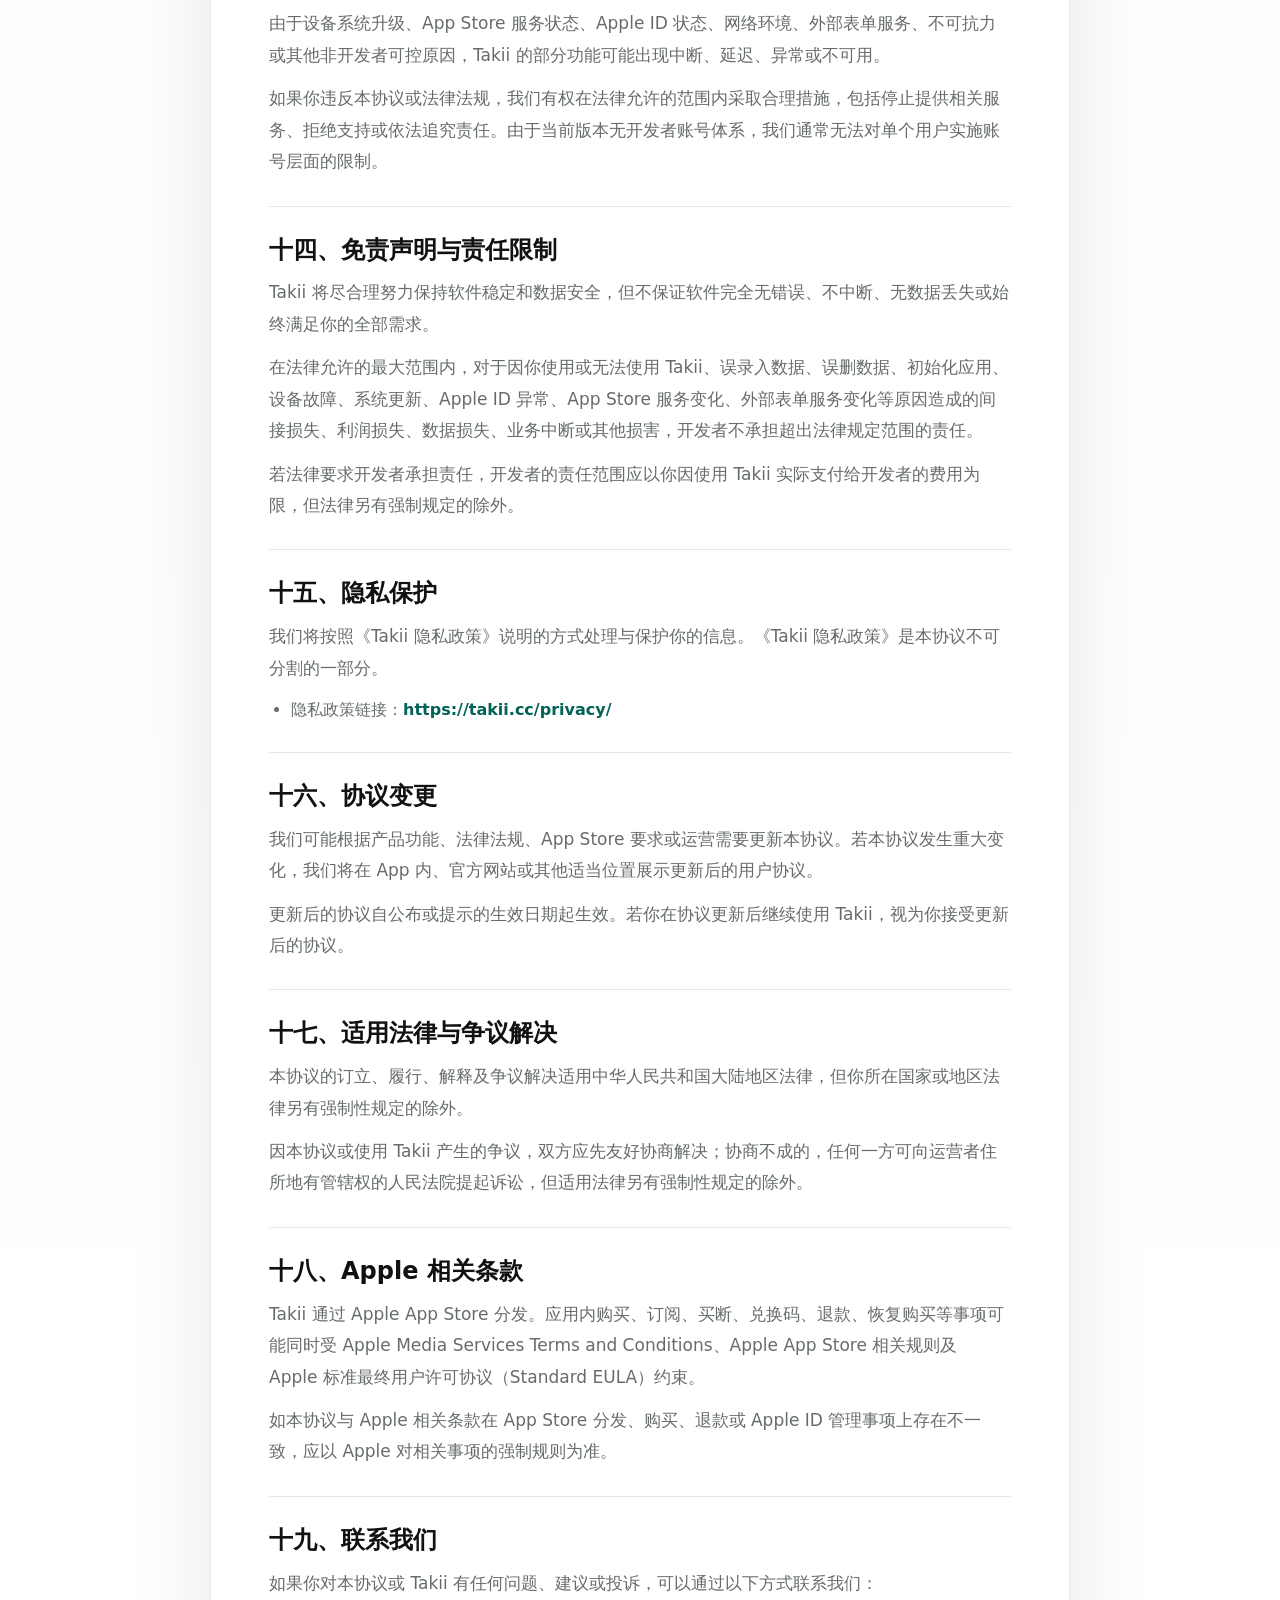
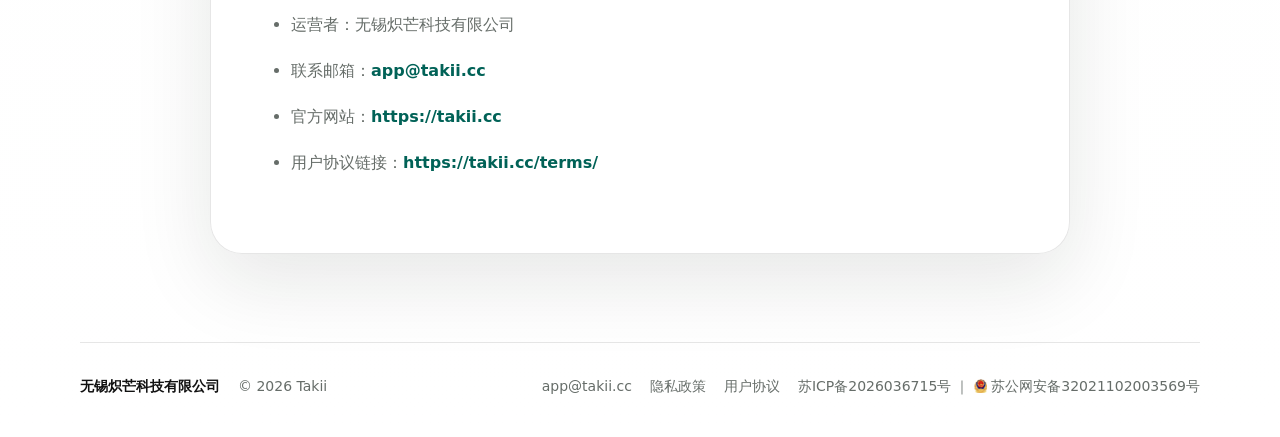
<file: terms/index.html>
<!doctype html>
<html lang="zh-CN">
  <head>
    <meta charset="utf-8">
    <meta name="viewport" content="width=device-width, initial-scale=1">
    <title>用户协议 - Takii</title>
    <meta name="description" content="Takii 用户协议，说明使用 Takii 服务时的权利、义务和限制。">
    <meta name="theme-color" content="#ffffff">
    <link rel="canonical" href="https://takii.cc/terms/">
    <link rel="icon" type="image/jpeg" href="../assets/takii-logo.jpg">
    <link rel="apple-touch-icon" href="../assets/takii-logo.jpg">
    <link rel="stylesheet" href="../styles.css">
    <script src="../script.js" defer></script>
  </head>
  <body>
    <header class="site-header" aria-label="主导航">
      <a class="brand" href="../" aria-label="Takii 首页">
        <img src="../assets/takii-wordmark.png" alt="Takii">
      </a>
      <nav class="nav-links" aria-label="页面导航">
        <a href="../">Takii</a>
        <a href="../templates/">模板下载</a>
        <a href="../privacy/">隐私政策</a>
        <a class="is-active" href="../terms/">用户协议</a>
      </nav>
    </header>

    <main class="legal-main">
      <article class="legal-document">
        <h1>Takii 用户协议</h1>
        <p class="legal-subtitle">Terms of Use</p>
        <div class="legal-table-wrap"><table><thead><tr><th><strong>更新日期</strong></th><th>2026 年 7 月 1 日</th></tr></thead><tbody><tr><td><strong>生效日期</strong></td><td>2026 年 7 月 1 日</td></tr><tr><td><strong>应用名称</strong></td><td>Takii</td></tr><tr><td><strong>运营者</strong></td><td>无锡炽芒科技有限公司</td></tr><tr><td><strong>联系邮箱</strong></td><td><a href="mailto:app@takii.cc">app@takii.cc</a></td></tr><tr><td><strong>官方网站</strong></td><td><a href="https://takii.cc" target="_blank" rel="noopener noreferrer">https://takii.cc</a></td></tr><tr><td><strong>用户协议链接</strong></td><td><a href="https://takii.cc/terms/" target="_blank" rel="noopener noreferrer">https://takii.cc/terms/</a></td></tr><tr><td><strong>隐私政策链接</strong></td><td><a href="https://takii.cc/privacy/" target="_blank" rel="noopener noreferrer">https://takii.cc/privacy/</a></td></tr></tbody></table></div>
        <section><h2>一、协议适用与接受</h2>
        <p>欢迎使用 Takii。本用户协议是你与无锡炽芒科技有限公司之间关于下载、安装、访问、购买、订阅和使用 Takii 软件及相关服务所订立的协议。</p>
        <p>你下载、安装、打开、购买、订阅或使用 Takii，即表示你已阅读、理解并同意遵守本协议及《Takii 隐私政策》。如果你不同意本协议，请停止使用 Takii。</p>
        <p>Takii 通过 Apple App Store 分发。除本协议外，你对 Takii 的下载、安装、应用内购买、订阅、退款、恢复购买等行为还可能受 Apple Media Services Terms and Conditions、Apple 标准最终用户许可协议（Standard EULA）及 Apple App Store 相关规则约束。</p>
        </section>
        <section><h2>二、服务内容</h2>
        <p>Takii 是一款面向自媒体与影像创作者的项目管理工具，主要提供项目、任务/日程、财务、设备等管理功能，帮助用户记录创作项目、安排节点、管理收支、分析项目表现并管理创作设备资产。</p>
        <ul><li>项目管理：记录和管理自媒体、拍摄、商业合作等项目的类型、状态、进度、备注、项目标记、字段和归档筛选等信息。</li></ul>
        <ul><li>任务/日程管理：记录项目相关任务、节点安排、甘特图、任务标记和独立任务等信息。</li></ul>
        <ul><li>财务管理：记录项目收入、入账、支出、人员支出、订阅管理、财务分析等信息。</li></ul>
        <ul><li>设备管理：记录设备购买成本、入库方式、置换记录、使用周期，并将设备折旧分摊到项目成本计算中。</li></ul>
        <ul><li>设置与个性化：在 Takii Pro 中支持图标颜色、交互选择、导入导出等高级设置。</li></ul>
        <p>具体功能、页面名称、限制规则、Pro 权益、后续开发计划和可用地区可能会根据版本更新而调整，并以 App 内实际展示为准。</p>
        </section>
        <section><h2>三、用户数据、本地存储与备份</h2>
        <p>你在 Takii 中主动录入的项目、任务/日程、财务、设备等内容由你自行负责。当前版本 Takii 不提供开发者自建账号登录功能，不提供开发者自建云存储服务，也不提供 iCloud 同步功能。你的数据主要存储在设备本地。</p>
        <p>开发者不会主动访问、读取、出售、分析或向第三方披露你的应用内业务数据。由于开发者不持有你的数据副本，若你的设备损坏、系统故障、误删数据、卸载应用、初始化应用或其他原因导致数据丢失，开发者通常无法为你恢复数据。请你根据自身需要通过“设置 → 导入与导出”导出备份文件，并妥善保存重要数据。</p>
        <p>你可以通过“设置 → 初始化应用”删除 Takii 内的全部本地数据。该操作可能不可恢复，请在操作前确认已备份重要数据。</p>
        </section>
        <section><h2>四、免费版与 Takii Pro 权益</h2>
        <p>Takii 提供免费版和 Takii Pro。免费版可使用部分基础功能；Takii Pro 可解锁更完整的项目、任务/日程、财务、设备及个性化管理能力。当前版本的主要权益如下：</p>
        <div class="legal-table-wrap"><table><thead><tr><th><strong>分类</strong></th><th><strong>功能/限制</strong></th><th><strong>Takii 免费版</strong></th><th><strong>Takii Pro</strong></th></tr></thead><tbody><tr><td>基础权益</td><td>项目数量</td><td>6 个/月</td><td>无限制</td></tr><tr><td>基础权益</td><td>任务数量</td><td>4 个/项目</td><td>无限制</td></tr><tr><td>基础权益</td><td>入账数量</td><td>2 个/项目</td><td>无限制</td></tr><tr><td>基础权益</td><td>财务分析</td><td>支持</td><td>支持</td></tr><tr><td>基础权益</td><td>演示数据</td><td>支持</td><td>支持</td></tr><tr><td>设置</td><td>图标颜色</td><td>不支持</td><td>支持</td></tr><tr><td>设置</td><td>交互选择</td><td>不支持</td><td>支持</td></tr><tr><td>设置</td><td>导入导出</td><td>不支持</td><td>支持</td></tr><tr><td>项目</td><td>项目标记</td><td>不支持</td><td>支持</td></tr><tr><td>项目</td><td>字段修改</td><td>不支持</td><td>支持</td></tr><tr><td>项目</td><td>归档筛选</td><td>不支持</td><td>支持</td></tr><tr><td>日程</td><td>甘特图</td><td>不支持</td><td>支持</td></tr><tr><td>日程</td><td>任务标记</td><td>不支持</td><td>支持</td></tr><tr><td>日程</td><td>独立任务</td><td>不支持</td><td>支持</td></tr><tr><td>财务</td><td>独立项目</td><td>不支持</td><td>支持</td></tr><tr><td>财务</td><td>订阅管理</td><td>不支持</td><td>支持</td></tr><tr><td>财务</td><td>人员支出</td><td>不支持</td><td>支持</td></tr><tr><td>设备</td><td>设备管理</td><td>不支持</td><td>支持</td></tr><tr><td>设备</td><td>置换入库</td><td>不支持</td><td>支持</td></tr><tr><td>设备</td><td>设备折旧</td><td>不支持</td><td>支持</td></tr><tr><td>开发计划</td><td>三端同步</td><td>不支持</td><td>计划支持</td></tr><tr><td>开发计划</td><td>脚本分镜</td><td>不支持</td><td>计划作为增值服务</td></tr><tr><td>开发计划</td><td>灵动岛等外显功能</td><td>不支持</td><td>计划支持</td></tr></tbody></table></div>
        <p>上表中的“开发计划”仅代表当前产品规划方向，不构成对具体上线时间、功能范围或持续可用性的承诺。相关功能实际是否上线、是否归入 Takii Pro、是否作为 Ultra、团队版、云服务、AI 服务或其他增值服务单独收费，以 App 内实际展示和后续公告为准。</p>
        </section>
        <section><h2>五、Takii Pro、订阅、买断与未来 Ultra</h2>
        <p>当前版本仅提供 Takii Pro 一个高级版本。Takii Pro 可通过 Apple App Store 应用内购买开通，当前计划价格如下：</p>
        <div class="legal-table-wrap"><table><thead><tr><th><strong>产品类型</strong></th><th><strong>当前计划价格</strong></th><th><strong>说明</strong></th></tr></thead><tbody><tr><td>Takii Pro 月订阅</td><td>18 元/月</td><td>自动续订，除非用户按 Apple 规则取消续订。</td></tr><tr><td>Takii Pro 年订阅</td><td>128 元/年</td><td>自动续订，除非用户按 Apple 规则取消续订。</td></tr><tr><td>Takii Pro 买断</td><td>188 元</td><td>一次性购买 Takii Pro 使用权益；当前可能存在 168 元限时优惠，活动价格和结束时间以 App Store 实际展示为准。</td></tr></tbody></table></div>
        <p>以上价格为当前计划价格。实际价格、币种、税费、折扣、试用、促销活动、兑换码、限时优惠及可购买项目以 App Store 实际展示和 Apple 结算页面为准。</p>
        <p>后续版本可能推出 Ultra 或其他更高等级服务，提供更多功能并采用更高的订阅价格。Takii Pro 买断权益不当然包含未来 Ultra、团队版、云服务、AI 服务、脚本分镜等独立增值服务。</p>
        </section>
        <section><h2>六、自动续订、取消与恢复购买</h2>
        <p>月订阅和年订阅为自动续订订阅。订阅会在每个订阅周期结束时自动续订，直到你通过 Apple ID 主动取消。</p>
        <p>你可以在 iOS 系统或 App Store 的 Apple ID 订阅管理页面取消订阅。取消后，你通常仍可在当前已付费周期内继续使用相应权益；当前周期结束后，订阅权益将停止。</p>
        <p>如你更换设备、重新安装 App 或需要恢复已购买项目，可在 Takii 内使用“恢复购买”功能，或通过 Apple ID / App Store 的购买记录进行恢复。</p>
        <p>如果你在已订阅月付或年付的情况下购买买断版，买断权益可在购买成功后解锁，但原订阅通常不会因此自动取消或自动退款。你应根据需要前往 Apple ID 订阅管理页面取消后续续订；退款由 Apple 按其规则处理。</p>
        </section>
        <section><h2>七、退款、价格调整与优惠</h2>
        <p>通过 App Store 完成的订阅、买断、限时优惠、兑换码以及退款请求由 Apple 按其规则处理。开发者无法直接获取你的完整支付信息，也通常无法直接向你的原支付方式退款。若你需要申请退款，请通过 Apple 官方退款渠道提交。</p>
        <p>Takii Pro 的价格可能因地区、币种、税费、促销活动、限时优惠、App Store 价格机制或产品策略调整而发生变化。若自动续订订阅发生价格变化，将按 Apple 的相关规则向你展示或通知。</p>
        </section>
        <section><h2>八、买断权益范围</h2>
        <p>Takii Pro 买断是指你通过 App Store 一次性购买 Takii Pro 使用权益。买断权益通常与购买时使用的 Apple ID 关联，可在同一 Apple ID 下按 Apple 规则恢复购买。</p>
        <p>买断权益适用于当前 Takii App 内已提供及后续归入 Takii Pro 的功能，但不当然包括未来独立发布的新 App、重大重构版本、团队版、Ultra 版本、云服务、AI 服务、脚本分镜等增值服务或其他需要单独付费的服务。</p>
        </section>
        <section><h2>九、财务、折旧与收益计算免责声明</h2>
        <p>Takii 提供的财务统计、设备折旧、项目成本、项目收益等计算结果，基于你主动录入的数据和软件内置计算规则生成，仅用于个人项目管理、复盘和经营参考。</p>
        <p>Takii 不提供会计、审计、税务、法律、投资或财务顾问服务。你不应仅依赖 Takii 的计算结果进行纳税申报、合同报价、法律决策、投资决策或其他重大商业决策。你应自行核对输入数据、计算结果和业务判断，并在需要时咨询专业会计、税务、法律或财务顾问。</p>
        </section>
        <section><h2>十、反馈与外部表单</h2>
        <p>Takii 提供“设置 → 我要提意见”入口。点击后将跳转到系统浏览器打开飞书表单。你可以在该表单中主动提交问题、建议、联系方式、截图或其他信息。</p>
        <p>你提交的反馈内容可能由飞书及其表单服务提供方按照其自身规则处理。请在提交前自行确认外部页面的提示、隐私政策和服务条款。</p>
        </section>
        <section><h2>十一、用户行为规范</h2>
        <p>你在使用 Takii 时应遵守适用法律法规和本协议，不得利用 Takii 从事以下行为：</p>
        <ul><li>录入、存储或传播违法、侵权、欺诈、骚扰、恶意或侵犯他人合法权益的内容；</li></ul>
        <ul><li>通过逆向工程、反编译、破解、绕过付费限制等方式非法使用 Takii；</li></ul>
        <ul><li>干扰、破坏 Takii、App Store、Apple ID、外部反馈表单或其他相关服务的正常运行；</li></ul>
        <ul><li>将 Takii 用于任何违反法律法规或侵犯第三方权益的活动。</li></ul>
        </section>
        <section><h2>十二、知识产权</h2>
        <p>Takii 的软件、界面设计、图标、文字、功能结构、品牌名称、商标、源代码、文档等知识产权归开发者或相关权利人所有。未经许可，你不得复制、修改、分发、出售、出租、反向工程或以其他方式侵犯相关权利。</p>
        <p>你在 Takii 中录入的项目、任务/日程、财务、设备等内容归你或相应权利人所有。开发者不会因你使用 Takii 而取得这些内容的所有权。</p>
        </section>
        <section><h2>十三、服务变更、中断与终止</h2>
        <p>我们可能根据产品规划、系统兼容性、法律法规、App Store 要求或运营需要，对 Takii 的功能、界面、收费模式、免费版限制、Takii Pro 权益、Ultra 或其他增值服务内容进行调整。</p>
        <p>由于设备系统升级、App Store 服务状态、Apple ID 状态、网络环境、外部表单服务、不可抗力或其他非开发者可控原因，Takii 的部分功能可能出现中断、延迟、异常或不可用。</p>
        <p>如果你违反本协议或法律法规，我们有权在法律允许的范围内采取合理措施，包括停止提供相关服务、拒绝支持或依法追究责任。由于当前版本无开发者账号体系，我们通常无法对单个用户实施账号层面的限制。</p>
        </section>
        <section><h2>十四、免责声明与责任限制</h2>
        <p>Takii 将尽合理努力保持软件稳定和数据安全，但不保证软件完全无错误、不中断、无数据丢失或始终满足你的全部需求。</p>
        <p>在法律允许的最大范围内，对于因你使用或无法使用 Takii、误录入数据、误删数据、初始化应用、设备故障、系统更新、Apple ID 异常、App Store 服务变化、外部表单服务变化等原因造成的间接损失、利润损失、数据损失、业务中断或其他损害，开发者不承担超出法律规定范围的责任。</p>
        <p>若法律要求开发者承担责任，开发者的责任范围应以你因使用 Takii 实际支付给开发者的费用为限，但法律另有强制规定的除外。</p>
        </section>
        <section><h2>十五、隐私保护</h2>
        <p>我们将按照《Takii 隐私政策》说明的方式处理与保护你的信息。《Takii 隐私政策》是本协议不可分割的一部分。</p>
        <ul><li>隐私政策链接：<a href="https://takii.cc/privacy/" target="_blank" rel="noopener noreferrer">https://takii.cc/privacy/</a></li></ul>
        </section>
        <section><h2>十六、协议变更</h2>
        <p>我们可能根据产品功能、法律法规、App Store 要求或运营需要更新本协议。若本协议发生重大变化，我们将在 App 内、官方网站或其他适当位置展示更新后的用户协议。</p>
        <p>更新后的协议自公布或提示的生效日期起生效。若你在协议更新后继续使用 Takii，视为你接受更新后的协议。</p>
        </section>
        <section><h2>十七、适用法律与争议解决</h2>
        <p>本协议的订立、履行、解释及争议解决适用中华人民共和国大陆地区法律，但你所在国家或地区法律另有强制性规定的除外。</p>
        <p>因本协议或使用 Takii 产生的争议，双方应先友好协商解决；协商不成的，任何一方可向运营者住所地有管辖权的人民法院提起诉讼，但适用法律另有强制性规定的除外。</p>
        </section>
        <section><h2>十八、Apple 相关条款</h2>
        <p>Takii 通过 Apple App Store 分发。应用内购买、订阅、买断、兑换码、退款、恢复购买等事项可能同时受 Apple Media Services Terms and Conditions、Apple App Store 相关规则及 Apple 标准最终用户许可协议（Standard EULA）约束。</p>
        <p>如本协议与 Apple 相关条款在 App Store 分发、购买、退款或 Apple ID 管理事项上存在不一致，应以 Apple 对相关事项的强制规则为准。</p>
        </section>
        <section><h2>十九、联系我们</h2>
        <p>如果你对本协议或 Takii 有任何问题、建议或投诉，可以通过以下方式联系我们：</p>
        <ul><li>运营者：无锡炽芒科技有限公司</li></ul>
        <ul><li>联系邮箱：<a href="mailto:app@takii.cc">app@takii.cc</a></li></ul>
        <ul><li>官方网站：<a href="https://takii.cc" target="_blank" rel="noopener noreferrer">https://takii.cc</a></li></ul>
        <ul><li>用户协议链接：<a href="https://takii.cc/terms/" target="_blank" rel="noopener noreferrer">https://takii.cc/terms/</a></li></ul>
        </section>
      </article>
    </main>

    <footer class="site-footer">
      <div>
        <strong>无锡炽芒科技有限公司</strong>
        <span>© 2026 Takii</span>
      </div>
      <nav aria-label="页脚链接">
        <a href="mailto:app@takii.cc">app@takii.cc</a>
        <a href="../privacy/">隐私政策</a>
        <a href="../terms/">用户协议</a>
        <span class="record-links"><a href="https://beian.miit.gov.cn/#/Integrated/index" target="_blank" rel="noopener noreferrer">苏ICP备2026036715号</a><span class="footer-separator" aria-hidden="true">｜</span><a class="police-record" href="https://beian.mps.gov.cn/#/query/webSearch?code=32021102003569" rel="noreferrer" target="_blank"><img src="../assets/备案图标.png" alt="" aria-hidden="true">苏公网安备32021102003569号</a></span>
      </nav>
    </footer>
  </body>
</html>
</file>
<file: styles.css>
:root {
  color-scheme: light;
  --bg: #ffffff;
  --surface: #ffffff;
  --surface-soft: #f6f7f5;
  --ink: #111111;
  --muted: #666d69;
  --line: rgba(17, 17, 17, 0.1);
  --brand: #016257;
  --brand-soft: #e8f3f0;
  --shadow: 0 28px 80px rgba(20, 28, 24, 0.1);
  --radius: 22px;
}

* {
  box-sizing: border-box;
}

html {
  scroll-behavior: smooth;
  -webkit-user-select: none;
  user-select: none;
}

body {
  min-width: 320px;
  margin: 0;
  overflow-x: hidden;
  background: linear-gradient(180deg, #ffffff 0%, #fbfcfb 52%, #ffffff 100%);
  color: var(--ink);
  font-family:
    Inter, ui-sans-serif, system-ui, -apple-system, BlinkMacSystemFont, "Segoe UI",
    "PingFang SC", "Hiragino Sans GB", "Microsoft YaHei", sans-serif;
  line-height: 1.6;
  letter-spacing: 0;
  -webkit-touch-callout: none;
  -webkit-user-select: none;
  user-select: none;
}

a {
  color: inherit;
  text-decoration: none;
}

button {
  font: inherit;
}

img {
  display: block;
  max-width: 100%;
  -webkit-user-drag: none;
  user-select: none;
}

h1,
h2,
h3,
p {
  margin-top: 0;
}

.site-header,
main,
.site-footer {
  width: min(1120px, calc(100% - 40px));
  margin: 0 auto;
}

.site-header {
  position: sticky;
  top: 14px;
  z-index: 20;
  display: flex;
  align-items: center;
  justify-content: space-between;
  min-height: 66px;
  margin-top: 14px;
  padding: 0 18px;
  background: rgba(255, 255, 255, 0.82);
  border: 1px solid rgba(17, 17, 17, 0.08);
  border-radius: 999px;
  box-shadow: 0 18px 60px rgba(20, 28, 24, 0.08);
  backdrop-filter: blur(18px);
}

.brand {
  display: inline-flex;
  align-items: center;
  width: 108px;
}

.brand img {
  width: 108px;
  height: 42px;
  object-fit: contain;
}

.nav-links {
  display: flex;
  align-items: center;
  gap: 6px;
}

.nav-links a {
  display: inline-flex;
  align-items: center;
  min-height: 36px;
  padding: 0 13px;
  color: #3d423f;
  border-radius: 999px;
  font-size: 14px;
  font-weight: 720;
  transition:
    background 180ms ease,
    color 180ms ease,
    transform 180ms ease;
}

.nav-links a:hover,
.nav-links a.is-active {
  background: var(--brand-soft);
  color: var(--brand);
  transform: translateY(-1px);
}

.hero {
  min-height: calc(100vh - 94px);
  padding: 58px 0 64px;
  text-align: center;
}

.hero-icon {
  display: inline-flex;
  width: 82px;
  height: 82px;
  margin-bottom: 22px;
  overflow: hidden;
  background: #ffffff;
  border-radius: 24px;
  box-shadow: 0 18px 50px rgba(20, 28, 24, 0.12);
}

.hero-icon img {
  width: 100%;
  height: 100%;
  object-fit: cover;
}

.hero-kicker {
  margin-bottom: 14px;
  color: var(--brand);
  font-size: 14px;
  font-weight: 820;
  letter-spacing: 0.08em;
  text-transform: uppercase;
}

.hero h1 {
  max-width: 1080px;
  margin: 0 auto 18px;
  font-size: clamp(46px, 7.1vw, 78px);
  font-weight: 860;
  line-height: 1.05;
}

.hero-slogan {
  margin-bottom: 24px;
  font-size: clamp(23px, 3.4vw, 38px);
  font-weight: 760;
  line-height: 1.25;
}

.hero-intro {
  max-width: 860px;
  margin: 0 auto 34px;
  color: var(--muted);
  font-size: 18px;
  line-height: 1.78;
}

.hero-actions {
  display: flex;
  justify-content: center;
}

.download-button {
  position: relative;
  display: inline-flex;
  align-items: center;
  justify-content: center;
  gap: 10px;
  min-height: 56px;
  padding: 0 28px;
  background: #111111;
  color: #ffffff;
  border: 0;
  border-radius: 999px;
  box-shadow: 0 18px 36px rgba(17, 17, 17, 0.18);
  cursor: not-allowed;
  font-size: 17px;
  font-weight: 780;
}

.download-button::after {
  position: absolute;
  top: calc(100% + 12px);
  left: 50%;
  width: max-content;
  padding: 8px 12px;
  background: #111111;
  color: #ffffff;
  border-radius: 999px;
  content: attr(data-tip);
  font-size: 13px;
  font-weight: 700;
  opacity: 0;
  pointer-events: none;
  transform: translate(-50%, -6px);
  transition:
    opacity 180ms ease,
    transform 180ms ease;
}

.download-button:hover::after,
.download-button:focus-visible::after {
  opacity: 1;
  transform: translate(-50%, 0);
}

.app-store-icon {
  width: 22px;
  height: 22px;
  flex: none;
}

.app-store-icon rect,
.app-store-icon path {
  fill: none;
  stroke: currentColor;
  stroke-linecap: round;
  stroke-linejoin: round;
}

.app-store-icon rect {
  stroke-width: 1.8px;
}

.app-store-icon path {
  stroke-width: 1.9px;
}

.preview-section,
.features-section,
.pricing-section,
.template-section {
  padding: 96px 0;
  border-top: 1px solid var(--line);
}

.section-title {
  max-width: 820px;
  margin: 0 auto 16px;
  text-align: center;
  font-size: clamp(34px, 5vw, 58px);
  font-weight: 850;
  line-height: 1.08;
}

.section-copy {
  max-width: 760px;
  margin: 0 auto 44px;
  color: var(--muted);
  text-align: center;
  font-size: 18px;
  line-height: 1.8;
}

.device-stage {
  position: relative;
  display: flex;
  align-items: center;
  justify-content: center;
  min-height: 580px;
  overflow: hidden;
  background: linear-gradient(180deg, #fafbf9, #ffffff);
  border: 1px solid var(--line);
  border-radius: 38px;
  box-shadow: var(--shadow);
}

.phone {
  position: relative;
  flex: 0 0 auto;
  width: 236px;
  min-height: 470px;
  padding: 16px;
  background: #111111;
  border-radius: 40px;
  box-shadow: 0 28px 80px rgba(17, 17, 17, 0.18);
}

.phone-main {
  z-index: 2;
  width: 296px;
  min-height: 560px;
}

.phone-left {
  margin-right: -22px;
  transform: rotate(-5deg) translateY(40px);
}

.phone-right {
  margin-left: -22px;
  transform: rotate(5deg) translateY(42px);
}

.phone-bar {
  position: absolute;
  top: 14px;
  left: 50%;
  z-index: 2;
  width: 86px;
  height: 23px;
  background: #111111;
  border-radius: 999px;
  transform: translateX(-50%);
}

.phone-screen {
  min-height: 438px;
  padding: 44px 16px 18px;
  background: #fbfcfb;
  border-radius: 30px;
}

.phone-main .phone-screen {
  min-height: 528px;
  padding: 52px 18px 20px;
}

.screen-head {
  display: flex;
  align-items: center;
  justify-content: space-between;
  margin-bottom: 16px;
}

.screen-head span,
.progress-card span,
.chart-card span,
.asset-card span {
  color: var(--muted);
  font-size: 13px;
  font-weight: 760;
}

.screen-head strong {
  font-size: 18px;
}

.progress-card,
.chart-card,
.asset-card,
.dashboard-grid article {
  background: #ffffff;
  border: 1px solid rgba(17, 17, 17, 0.07);
  border-radius: 20px;
  box-shadow: 0 12px 30px rgba(20, 28, 24, 0.05);
}

.progress-card {
  padding: 16px;
  margin-bottom: 14px;
}

.progress-card strong {
  display: block;
  margin: 8px 0 16px;
  font-size: 30px;
}

.progress-card i {
  display: block;
  height: 7px;
  overflow: hidden;
  background: var(--brand-soft);
  border-radius: 999px;
}

.progress-card i::before {
  display: block;
  width: var(--p);
  height: 100%;
  background: var(--brand);
  content: "";
}

.list-row {
  display: grid;
  grid-template-columns: 16px 1fr auto;
  gap: 8px;
  align-items: center;
  padding: 12px 4px;
  border-bottom: 1px solid rgba(17, 17, 17, 0.08);
  font-size: 13px;
}

.list-row b {
  width: 12px;
  height: 12px;
  border: 1.5px solid rgba(1, 98, 87, 0.3);
  border-radius: 4px;
}

.list-row em {
  color: var(--brand);
  font-style: normal;
  font-weight: 760;
}

.dashboard-grid {
  display: grid;
  grid-template-columns: repeat(2, minmax(0, 1fr));
  gap: 10px;
  margin-bottom: 14px;
}

.dashboard-grid article {
  padding: 14px;
}

.dashboard-grid span {
  display: block;
  color: var(--muted);
  font-size: 12px;
  font-weight: 760;
}

.dashboard-grid strong {
  display: block;
  margin-top: 6px;
  font-size: 24px;
  line-height: 1.1;
}

.chart-card {
  padding: 18px;
  margin-bottom: 14px;
}

.chart-card strong {
  display: block;
  margin-top: 6px;
  font-size: 44px;
  line-height: 1;
}

.chart-card svg {
  width: 100%;
  height: 90px;
}

.chart-card path {
  fill: none;
  stroke: var(--brand);
  stroke-linecap: round;
  stroke-width: 6;
}

.asset-card {
  padding: 18px;
}

.asset-card strong {
  display: block;
  margin-top: 6px;
  font-size: 24px;
}

.asset-card p {
  margin: 5px 0 0;
  color: var(--muted);
  font-size: 13px;
}

.donut {
  width: 130px;
  height: 130px;
  margin: 28px auto 22px;
  background: conic-gradient(var(--brand) 0 60%, #caa65a 60% 85%, #7fc9bd 85% 100%);
  border-radius: 50%;
  box-shadow: inset 0 0 0 34px #ffffff;
}

.money-list p {
  display: flex;
  justify-content: space-between;
  margin: 0;
  padding: 10px 0;
  border-bottom: 1px solid rgba(17, 17, 17, 0.08);
  color: var(--muted);
  font-size: 13px;
}

.money-list strong {
  color: var(--ink);
}

.feature-grid,
.pricing-grid {
  display: grid;
  grid-template-columns: repeat(4, minmax(0, 1fr));
  gap: 18px;
}

.feature-card,
.price-card,
.pro-benefits,
.template-section,
.template-preview-card,
.download-card {
  background: rgba(255, 255, 255, 0.82);
  border: 1px solid var(--line);
  border-radius: var(--radius);
  box-shadow: 0 18px 60px rgba(20, 28, 24, 0.06);
}

.feature-card {
  min-height: 250px;
  padding: 28px;
}

.feature-icon {
  display: inline-flex;
  align-items: center;
  justify-content: center;
  width: 46px;
  height: 46px;
  margin-bottom: 42px;
  background: #111111;
  color: #ffffff;
  border-radius: 50%;
  font-size: 13px;
  font-weight: 840;
}

.feature-card h3 {
  margin-bottom: 10px;
  font-size: 24px;
  line-height: 1.2;
}

.feature-card p,
.price-card p,
.template-preview-card p,
.download-card p,
.templates-intro {
  margin-bottom: 0;
  color: var(--muted);
}

.pricing-grid {
  grid-template-columns: repeat(3, minmax(0, 1fr));
  margin-bottom: 18px;
}

.price-card {
  padding: 30px;
}

.price-card span,
.pro-benefits span {
  color: var(--brand);
  font-size: 14px;
  font-weight: 820;
}

.price-card h3 {
  margin: 18px 0 12px;
  font-size: 48px;
  line-height: 1;
}

.price-card del {
  color: #9b9f9c;
  font-size: 28px;
  text-decoration-thickness: 2px;
}

.price-card-highlight {
  background:
    linear-gradient(180deg, rgba(1, 98, 87, 0.1), transparent 55%),
    #ffffff;
  border-color: rgba(1, 98, 87, 0.32);
}

.pro-benefits {
  padding: 28px 30px;
}

.pro-benefits ul {
  display: grid;
  grid-template-columns: repeat(3, minmax(0, 1fr));
  gap: 12px 20px;
  margin: 18px 0 0;
  padding: 0;
  list-style: none;
}

.pro-benefits li {
  position: relative;
  padding-left: 18px;
  color: #3f4642;
  font-size: 15px;
}

.pro-benefits li::before {
  position: absolute;
  top: 10px;
  left: 0;
  width: 7px;
  height: 7px;
  background: var(--brand);
  border-radius: 50%;
  content: "";
}

.template-section {
  margin-bottom: 90px;
  padding: 66px 30px;
  text-align: center;
}

.template-section .section-copy {
  margin-bottom: 0;
}

.site-footer a:hover {
  color: var(--brand);
}

.template-preview-grid {
  display: grid;
  grid-template-columns: repeat(3, minmax(0, 1fr));
  gap: 18px;
  margin-top: 34px;
}

.template-preview-card {
  min-height: 210px;
  padding: 26px;
  text-align: left;
}

.template-preview-card span,
.download-type {
  display: inline-flex;
  align-items: center;
  justify-content: center;
  min-height: 28px;
  margin-bottom: 28px;
  padding: 0 10px;
  background: var(--brand-soft);
  color: var(--brand);
  border-radius: 999px;
  font-size: 12px;
  font-weight: 820;
}

.template-preview-card h3,
.download-card h2 {
  margin-bottom: 10px;
  font-size: 22px;
  line-height: 1.2;
}

.secondary-button,
.download-link {
  display: inline-flex;
  align-items: center;
  justify-content: center;
  min-height: 46px;
  border-radius: 999px;
  font-weight: 780;
}

.secondary-button {
  margin-top: 34px;
  padding: 0 22px;
  background: #111111;
  color: #ffffff;
  box-shadow: 0 16px 30px rgba(17, 17, 17, 0.16);
}

.templates-main {
  padding: 84px 0 96px;
}

.templates-hero {
  max-width: 820px;
  margin: 0 auto 52px;
  text-align: center;
}

.templates-hero h1 {
  margin-bottom: 20px;
  font-size: clamp(46px, 7vw, 78px);
  font-weight: 860;
  line-height: 1.05;
}

.templates-intro {
  font-size: 18px;
  line-height: 1.78;
}

.download-list {
  display: grid;
  gap: 18px;
}

.download-card {
  display: flex;
  align-items: center;
  justify-content: space-between;
  gap: 28px;
  padding: 28px;
}

.download-card > div {
  max-width: 720px;
}

.download-link {
  flex: none;
  min-width: 132px;
  padding: 0 18px;
  background: var(--brand);
  color: #ffffff;
  font-size: 14px;
}

.legal-main {
  padding: 78px 0 88px;
}

.legal-document {
  max-width: 860px;
  margin: 0 auto;
  padding: 58px;
  background: rgba(255, 255, 255, 0.88);
  border: 1px solid var(--line);
  border-radius: 32px;
  box-shadow: var(--shadow);
}

.legal-kicker {
  margin-bottom: 12px;
  color: var(--brand);
  font-size: 14px;
  font-weight: 820;
  letter-spacing: 0.08em;
  text-transform: uppercase;
}

.legal-document h1 {
  margin-bottom: 10px;
  font-size: clamp(42px, 7vw, 72px);
  font-weight: 860;
  line-height: 1.06;
}

.legal-subtitle {
  margin-bottom: 26px;
  color: var(--brand);
  font-size: 18px;
  font-weight: 780;
}

.legal-updated {
  margin-bottom: 44px;
  color: var(--muted);
  font-size: 15px;
}

.legal-document section {
  padding-top: 28px;
  border-top: 1px solid var(--line);
}

.legal-document section + section {
  margin-top: 28px;
}

.legal-document h2 {
  margin-bottom: 12px;
  font-size: 24px;
  line-height: 1.28;
}

.legal-document p {
  margin-bottom: 12px;
  color: var(--muted);
  font-size: 17px;
  line-height: 1.85;
}

.legal-document ul {
  margin: 0 0 18px;
  padding-left: 22px;
  color: var(--muted);
  font-size: 16px;
  line-height: 1.75;
}

.legal-document li + li {
  margin-top: 8px;
}

.legal-document a {
  color: var(--brand);
  font-weight: 760;
}

.legal-table-wrap {
  width: 100%;
  margin: 22px 0 28px;
  overflow-x: auto;
  border: 1px solid var(--line);
  border-radius: 18px;
  box-shadow: 0 14px 42px rgba(20, 28, 24, 0.05);
}

.legal-document table {
  width: 100%;
  min-width: 640px;
  border-collapse: collapse;
  background: #ffffff;
  font-size: 15px;
  line-height: 1.55;
}

.legal-document th,
.legal-document td {
  padding: 13px 16px;
  text-align: left;
  vertical-align: top;
  border-bottom: 1px solid var(--line);
}

.legal-document th {
  background: var(--surface-soft);
  color: var(--ink);
  font-weight: 780;
}

.legal-document tr:last-child td {
  border-bottom: 0;
}

.site-footer {
  display: flex;
  align-items: flex-start;
  justify-content: space-between;
  gap: 28px;
  padding: 32px 0 40px;
  color: var(--muted);
  border-top: 1px solid var(--line);
  font-size: 14px;
}

.site-footer div,
.site-footer nav {
  display: flex;
  flex-wrap: wrap;
  gap: 10px 18px;
}

.site-footer strong {
  color: var(--ink);
}

.site-footer nav {
  justify-content: flex-end;
}

.site-footer a {
  color: var(--muted);
}

.footer-separator {
  color: var(--muted);
}

.record-links {
  display: inline-flex;
  align-items: center;
  gap: 4px;
}

.police-record {
  display: inline-flex;
  align-items: center;
  gap: 4px;
}

.police-record img {
  width: 14px;
  height: 14px;
  object-fit: contain;
}

.has-js .reveal {
  opacity: 0;
  transform: translateY(24px);
  transition:
    opacity 620ms ease,
    transform 620ms ease;
}

.has-js .reveal.is-visible {
  opacity: 1;
  transform: translateY(0);
}

@media (prefers-reduced-motion: reduce) {
  *,
  *::before,
  *::after {
    scroll-behavior: auto !important;
    transition-duration: 1ms !important;
  }

  .has-js .reveal {
    opacity: 1;
    transform: none;
  }
}

@media (max-width: 940px) {
  .site-header {
    align-items: flex-start;
    flex-direction: column;
    gap: 8px;
    padding: 14px 16px;
    border-radius: 24px;
  }

  .nav-links {
    width: 100%;
    overflow-x: auto;
    padding-bottom: 2px;
  }

  .hero {
    min-height: 0;
    padding-top: 70px;
  }

  .device-stage {
    min-height: 760px;
    flex-direction: column;
    gap: 18px;
    padding: 28px;
  }

  .phone,
  .phone-main {
    width: min(300px, 100%);
    min-height: 500px;
    margin: 0;
    transform: none;
  }

  .phone-main {
    order: -1;
  }

  .phone-screen,
  .phone-main .phone-screen {
    min-height: 468px;
  }

  .feature-grid,
  .pricing-grid,
  .template-preview-grid,
  .pro-benefits ul {
    grid-template-columns: 1fr 1fr;
  }
}

@media (max-width: 640px) {
  .site-header,
  main,
  .site-footer {
    width: min(100% - 28px, 1120px);
  }

  .site-header {
    position: static;
  }

  .nav-links a {
    white-space: nowrap;
  }

  .hero {
    padding: 58px 0 62px;
  }

  .hero-icon {
    width: 78px;
    height: 78px;
    border-radius: 20px;
  }

  .hero h1 {
    font-size: 42px;
  }

  .hero-slogan {
    font-size: 24px;
  }

  .hero-intro,
  .section-copy {
    font-size: 16px;
    line-height: 1.75;
  }

  .preview-section,
  .features-section,
  .pricing-section,
  .template-section {
    padding: 70px 0;
  }

  .section-title {
    text-align: left;
    font-size: 34px;
  }

  .section-copy {
    text-align: left;
  }

  .device-stage {
    min-height: 0;
    padding: 18px;
    border-radius: 26px;
  }

  .phone {
    width: min(286px, 100%);
    padding: 14px;
    border-radius: 34px;
  }

  .phone-screen,
  .phone-main .phone-screen {
    min-height: 430px;
    border-radius: 26px;
  }

  .feature-grid,
  .pricing-grid,
  .template-preview-grid,
  .pro-benefits ul {
    grid-template-columns: 1fr;
  }

  .feature-card {
    min-height: 0;
  }

  .feature-icon {
    margin-bottom: 28px;
  }

  .price-card h3 {
    font-size: 42px;
  }

  .template-section {
    margin-bottom: 64px;
    padding: 42px 22px;
  }

  .templates-main {
    padding: 54px 0 72px;
  }

  .templates-hero {
    text-align: left;
  }

  .templates-hero h1 {
    font-size: 42px;
  }

  .download-card {
    align-items: flex-start;
    flex-direction: column;
    padding: 24px;
  }

  .download-link {
    width: 100%;
  }

  .legal-main {
    padding: 48px 0 64px;
  }

  .legal-document {
    padding: 34px 22px;
    border-radius: 24px;
  }

  .legal-document h1 {
    font-size: 40px;
  }

  .legal-document p {
    font-size: 16px;
  }

  .site-footer {
    flex-direction: column;
  }

  .site-footer nav {
    justify-content: flex-start;
  }


  .record-links {
    align-items: flex-start;
    flex-direction: column;
    width: 100%;
    gap: 6px;
  }

  .record-links a {
    white-space: nowrap;
  }

  .record-links .footer-separator {
    display: none;
  }
}
</file>
